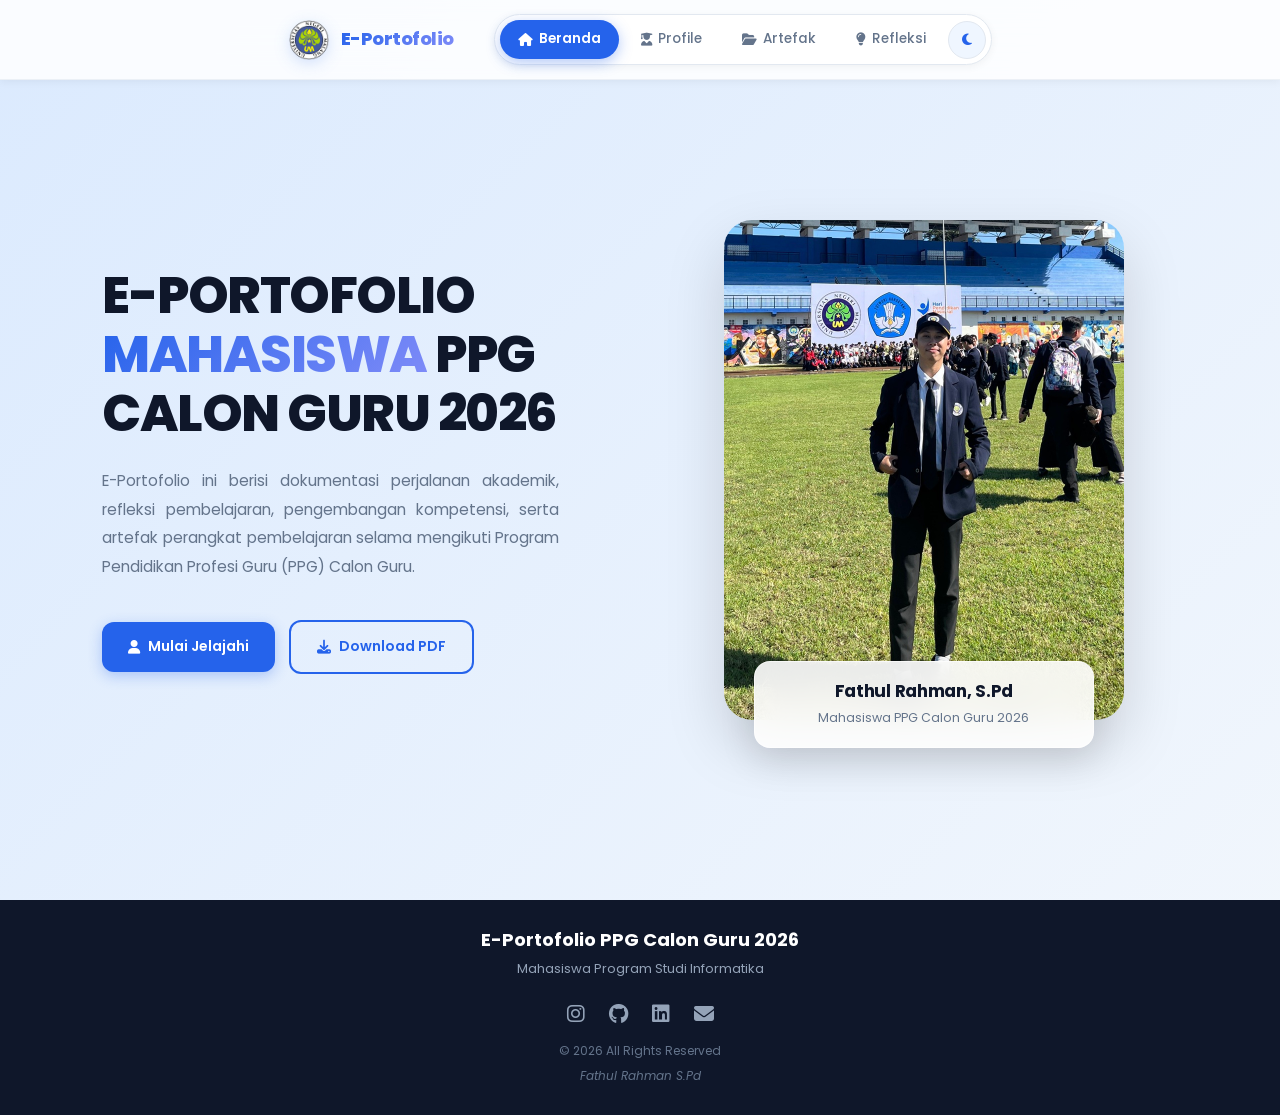
<file: e-porto/index.html>
<!DOCTYPE html>
<html lang="id">

<head>
  <meta charset="UTF-8">
  <meta name="viewport" content="width=device-width, initial-scale=1.0">
  <title>E-Portofolio PPG Calon Guru 2026</title>

  <link href="https://fonts.googleapis.com/css2?family=Poppins:wght@300;400;500;600;700&display=swap" rel="stylesheet">
  <link rel="icon" type="image/png" href="assets/img/favicon.png">
  <link rel="stylesheet" href="https://cdnjs.cloudflare.com/ajax/libs/font-awesome/6.5.1/css/all.min.css">
  <link rel="stylesheet" href="https://unpkg.com/aos@2.3.1/dist/aos.css">

  <link rel="stylesheet" href="assets/css/global.css">
  <link rel="stylesheet" href="assets/css/home.css">
  <link rel="stylesheet" href="assets/css/animations.css">
</head>

<body class="page-transition">
  <div id="preloader">
    <div class="loader-box">
      <div class="loader-wrapper">
        <div class="loader-circle"></div>
        <img src="assets/img/logo1.png" class="loader-logo" alt="Logo Preloader">
      </div>
    </div>
  </div>

  <nav class="navbar" data-aos="fade-down">
    <div class="nav-left">
      <img src="assets/img/logo1.png" class="logo" alt="Logo E-Portfolio">
      <div class="title">E-Portofolio</div>
    </div>

    <div class="nav-right">
      <a href="index.html" class="active">
        <i class="fas fa-house"></i> Beranda
      </a>
      <a href="profile.html">
        <i class="fas fa-user-graduate"></i> Profile
      </a>
      <a href="artefak.html">
        <i class="fas fa-folder-open"></i> Artefak
      </a>
      <a href="refleksi.html">
        <i class="fas fa-lightbulb"></i> Refleksi
      </a>

      <button id="theme-toggle" class="theme-btn" aria-label="Toggle Dark Mode">
        <i class="fas fa-moon"></i>
      </button>
    </div>
  </nav>

  <section class="hero">
    <div class="hero-left" data-aos="fade-right">
      <h1>
        E-PORTOFOLIO<br>
        <span>MAHASISWA</span> PPG CALON GURU 2026
      </h1>
      <p style ="text-align: justify;">
        E-Portofolio ini berisi dokumentasi perjalanan akademik,
        refleksi pembelajaran, pengembangan kompetensi,
        serta artefak perangkat pembelajaran selama mengikuti
        Program Pendidikan Profesi Guru (PPG) Calon Guru.
      </p>

      <div class="hero-btn">
        <a href="profile.html" class="btn">
          <i class="fas fa-user"></i> Mulai Jelajahi
        </a>
        <a href="assets/pdf/eportfolio.pdf" class="btn-outline" download>
          <i class="fas fa-download"></i> Download PDF
        </a>
      </div>
    </div>

    <div class="hero-right" data-aos="fade-left">
      <div class="profile-box position-right">
        <img src="assets/img/prof.jpeg" alt="Foto Fathul Rahman">

        <div class="name-frame">
          <h3>Fathul Rahman, S.Pd</h3>
          <p>Mahasiswa PPG Calon Guru 2026</p>
        </div>
      </div>
    </div>
  </section>
  <button id="backToTop" class="back-to-top" aria-label="Kembali ke atas">
    <i class="fas fa-arrow-up"></i>
  </button>
  <footer data-aos="fade-up">
    <div class="footer-content">
      <h3>E-Portofolio PPG Calon Guru 2026</h3>
      <p>Mahasiswa Program Studi Informatika</p>

      <div class="footer-social">
        <a href="https://www.instagram.com/fathulrrrrr/" target="_blank"><i class="fab fa-instagram"></i></a>
        <a href="https://github.com/cj37-xyz" target="_blank"><i class="fab fa-github"></i></a>
        <a href="https://www.linkedin.com/in/dimas-meluin11/" target="_blank"><i class="fab fa-linkedin"></i></a>
        <a href="mailto:dimasmeluine11@gmail.com" target="_blank"><i class="fas fa-envelope"></i></a>
      </div>

      <div class="footer-bottom">
        © 2026 All Rights Reserved
        <p><i> Fathul Rahman S.Pd</i></p>
      </div>
    </div>
  </footer>

  <script src="https://unpkg.com/aos@2.3.1/dist/aos.js"></script>
  <script src="assets/js/global.js"></script>

  <script>
    AOS.init({
      duration: 1000,
      once: true
    });
  </script>

  <script>
    /* =========================
    DISABLE SCROLL RESTORE & PRELOADER
    ========================= */
    if ('scrollRestoration' in history) {
      history.scrollRestoration = 'manual';
    }

    window.addEventListener("load", () => {
      const preloader = document.getElementById("preloader");
      window.scrollTo(0, 0);

      setTimeout(() => {
        preloader.style.opacity = "0";
        setTimeout(() => {
          preloader.style.visibility = "hidden";
        }, 300);
      }, 650);
    });

    /* =========================
    NAVBAR HIDE SHOW
    ========================= */
    let lastScroll = 0;
    const navbar = document.querySelector('.navbar');

    window.addEventListener('scroll', () => {
      let currentScroll = window.pageYOffset;
      if (currentScroll > lastScroll && currentScroll > 80) {
        navbar.classList.add('hide');
      } else {
        navbar.classList.remove('hide');
      }
      lastScroll = currentScroll;
    });

    /* =========================
    DARK MODE TOGGLE & LOCAL STORAGE
    ========================= */
    const themeToggleBtn = document.getElementById('theme-toggle');
    const themeIcon = themeToggleBtn.querySelector('i');
    const rootElement = document.documentElement;

    const savedTheme = localStorage.getItem('portfolio-theme');
    if (savedTheme === 'dark') {
      rootElement.setAttribute('data-theme', 'dark');
      themeIcon.classList.replace('fa-moon', 'fa-sun');
    }

    themeToggleBtn.addEventListener('click', () => {
      const currentTheme = rootElement.getAttribute('data-theme');
      if (currentTheme === 'dark') {
        rootElement.removeAttribute('data-theme');
        localStorage.setItem('portfolio-theme', 'light');
        themeIcon.classList.replace('fa-sun', 'fa-moon');
      } else {
        rootElement.setAttribute('data-theme', 'dark');
        localStorage.setItem('portfolio-theme', 'dark');
        themeIcon.classList.replace('fa-moon', 'fa-sun');
      }
    });
  </script>
  <script>
    /* =========================
    BACK TO TOP BUTTON SCRIPT
    ========================= */
    const backToTopBtn = document.getElementById("backToTop");

    window.addEventListener("scroll", () => {
      // Tombol akan muncul jika layar di-scroll lebih dari 300px ke bawah
      if (window.pageYOffset > 300) {
        backToTopBtn.classList.add("show");
      } else {
        backToTopBtn.classList.remove("show");
      }
    });

    // Efek scroll mulus (smooth) saat diklik
    backToTopBtn.addEventListener("click", () => {
      window.scrollTo({
        top: 0,
        behavior: "smooth"
      });
    });
  </script>
</body>

</html>
</file>
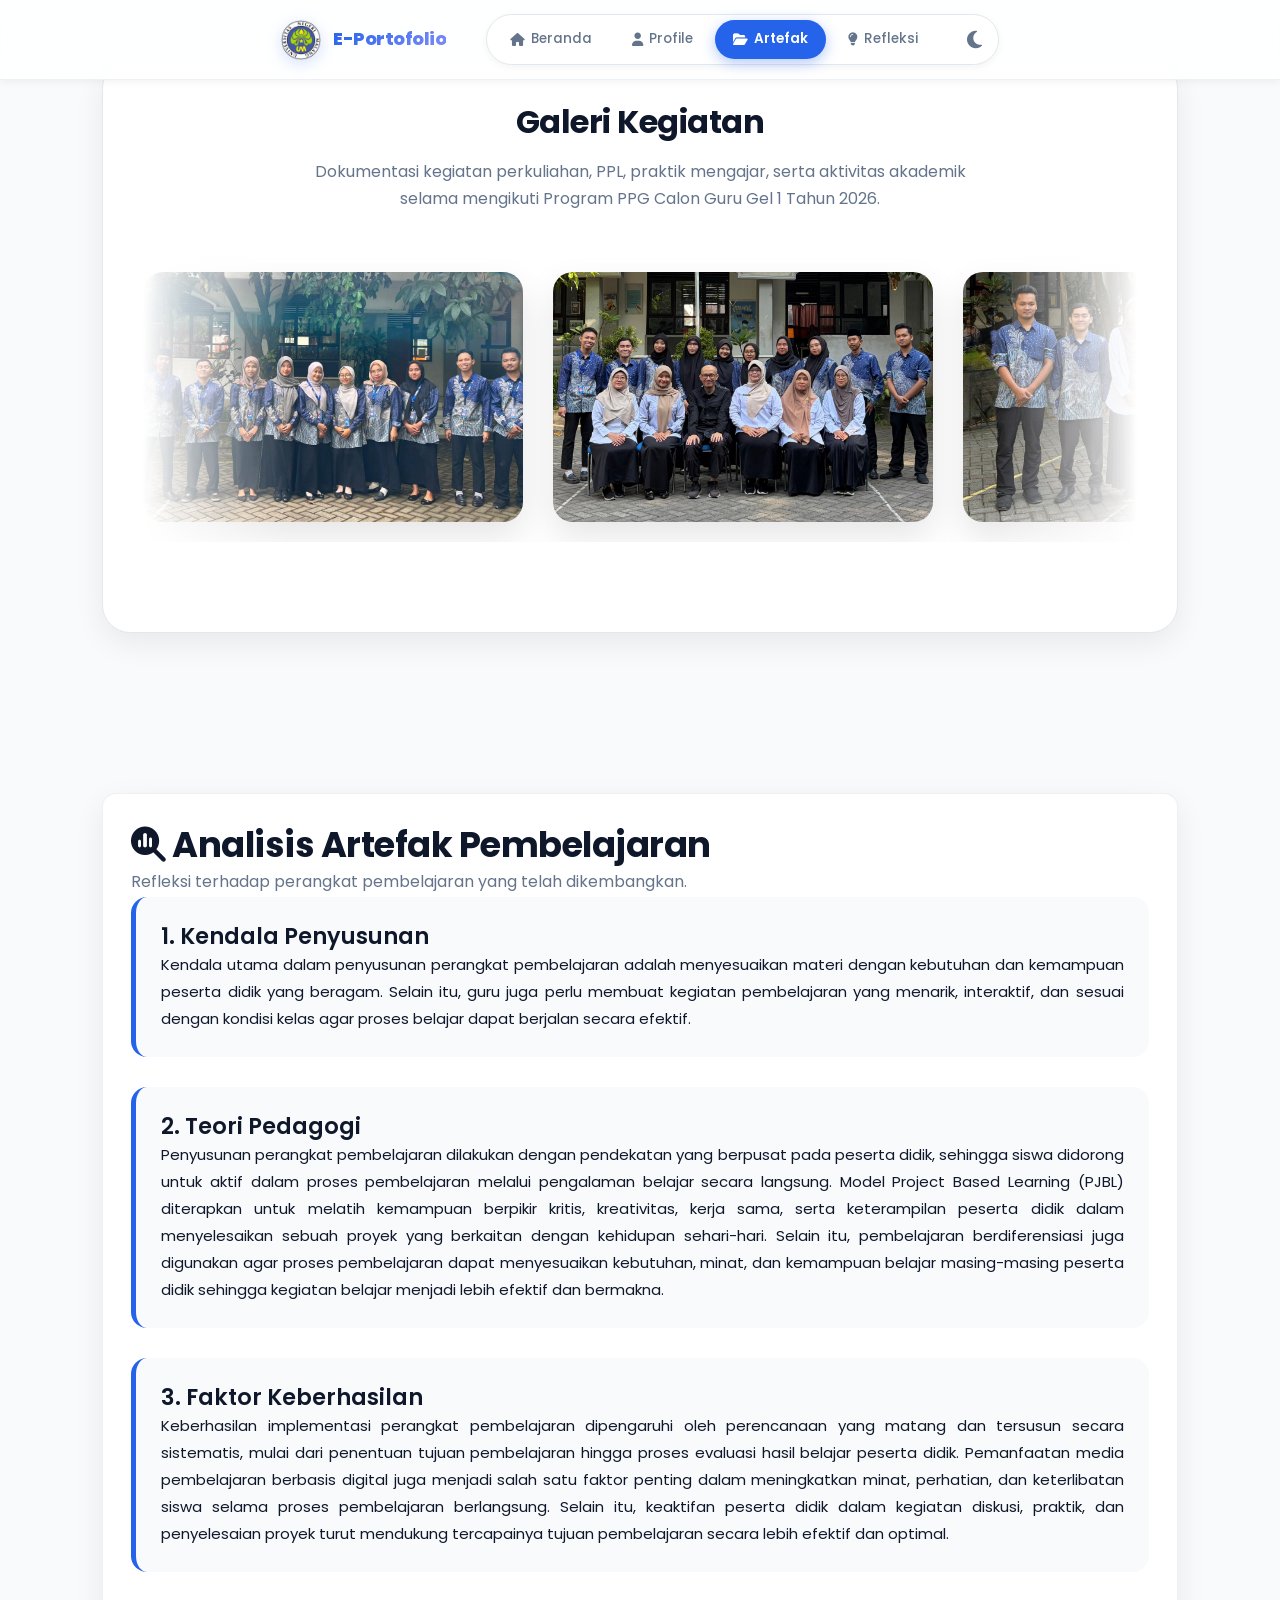
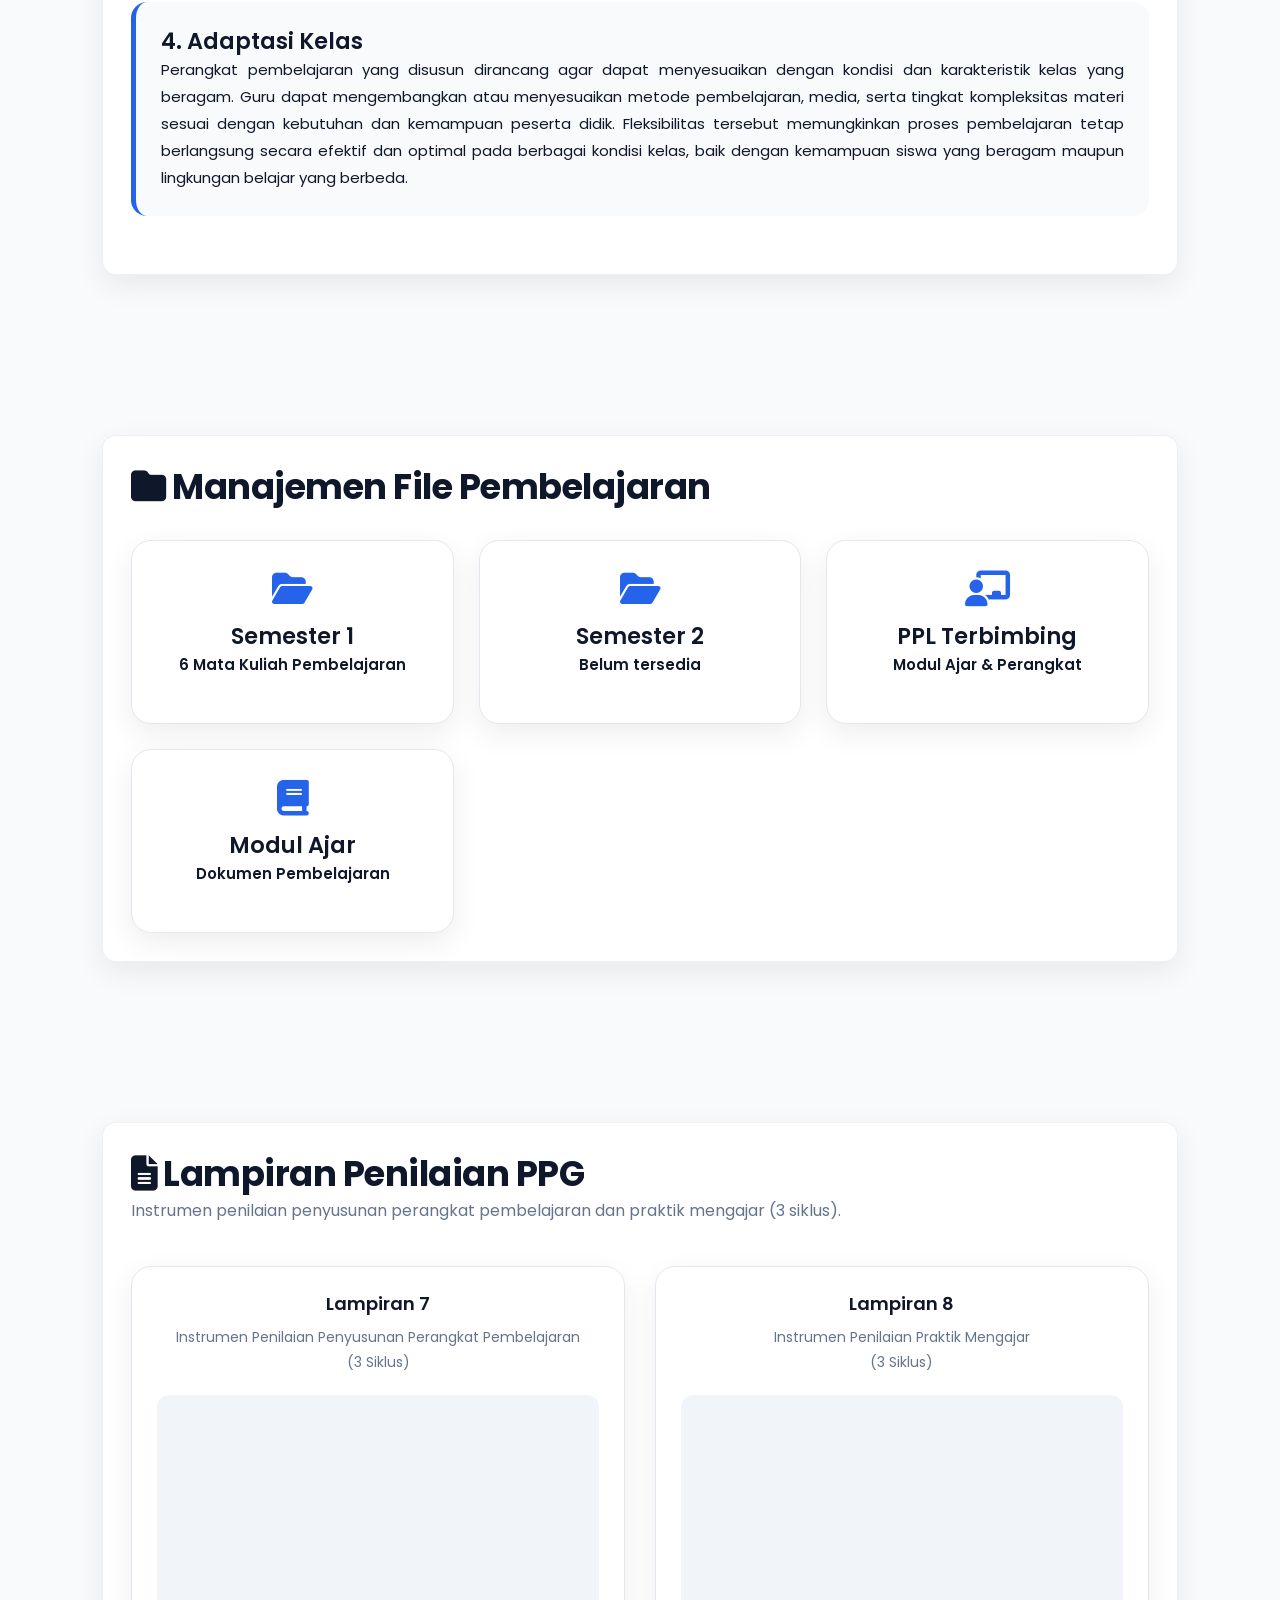
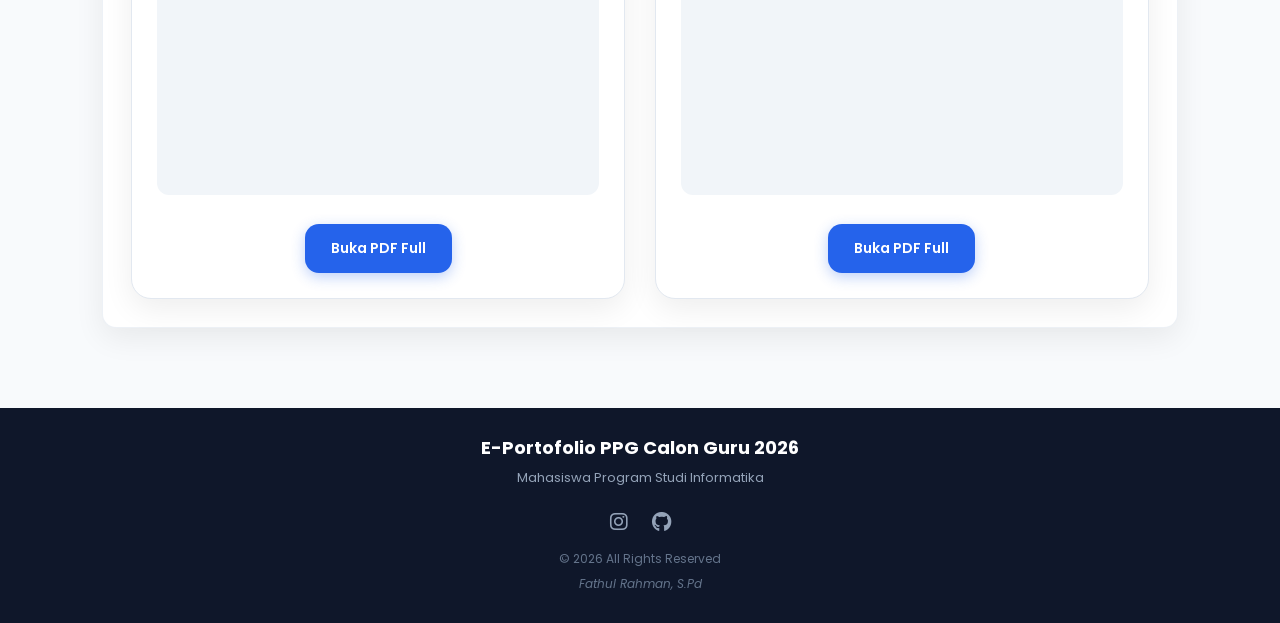
<file: e-porto/artefak.html>
<!DOCTYPE html>
<html lang="id">

<head>
  <meta charset="UTF-8">
  <meta name="viewport" content="width=device-width, initial-scale=1.0">
  <title>Artefak - E-Portofolio PPG</title>

  <link rel="icon" href="assets/img/favicon.png">
  <link rel="stylesheet" href="https://cdnjs.cloudflare.com/ajax/libs/font-awesome/6.5.1/css/all.min.css">
  <link rel="stylesheet" href="assets/css/global.css">
  <link rel="stylesheet" href="assets/css/artefak.css">
</head>

<body class="page-transition">

  <div id="preloader">
    <div class="loader-box">
      <div class="loader-wrapper">
        <div class="loader-circle"></div>
        <img src="assets/img/logo1.png" class="loader-logo" alt="Logo Preloader">
      </div>
    </div>
  </div>

  <nav class="navbar">
    <div class="nav-left">
      <img src="assets/img/logo1.png" class="logo" alt="Logo E-Portfolio">
      <div class="title">E-Portofolio</div>
    </div>
    <div class="nav-right">
      <a href="index.html"><i class="fas fa-house"></i> Beranda</a>
      <a href="profile.html"><i class="fas fa-user"></i> Profile</a>
      <a href="artefak.html" class="active"><i class="fas fa-folder-open"></i> Artefak</a>
      <a href="refleksi.html"><i class="fas fa-lightbulb"></i> Refleksi</a>
      <button id="theme-toggle" class="theme-btn" aria-label="Toggle Dark Mode"
        style="background:none;border:none;color:var(--text-soft);font-size:20px;cursor:pointer;margin-left:15px;">
        <i class="fas fa-moon"></i>
      </button>
    </div>
  </nav>

  <section class="gallery-wrapper">
    <div class="gallery-container">

      <div class="gallery-header">
        <h2>Galeri Kegiatan</h2>
        <p>
          Dokumentasi kegiatan perkuliahan, PPL, praktik mengajar,
          serta aktivitas akademik selama mengikuti Program PPG Calon Guru Gel 1 Tahun 2026.
        </p>
      </div>

      <div class="gallery-section">
        <div class="gallery-track">
          <div class="gallery-item"><img src="assets/img/keg5.jpeg" alt="Kegiatan 1"></div>
          <div class="gallery-item"><img src="assets/img/keg2.jpeg" alt="Kegiatan 2"></div>
          <div class="gallery-item"><img src="assets/img/keg3.jpeg" alt="Kegiatan 3"></div>
          <div class="gallery-item"><img src="assets/img/keg4.jpeg" alt="Kegiatan 4"></div>
          <div class="gallery-item"><img src="assets/img/keg1.jpeg" alt="Kegiatan 5"></div>
          <div class="gallery-item"><img src="assets/img/keg6.jpeg" alt="Kegiatan 6"></div>
          <div class="gallery-item"><img src="assets/img/keg7.jpeg" alt="Kegiatan 7"></div>
          <div class="gallery-item"><img src="assets/img/keg8.jpeg" alt="Kegiatan 8"></div>
          <div class="gallery-item"><img src="assets/img/keg9.jpeg" alt="Kegiatan 9"></div>
          <div class="gallery-item"><img src="assets/img/keg10.jpg" alt="Kegiatan 10"></div>

          <div class="gallery-item"><img src="assets/img/keg5.jpeg" alt="Kegiatan 1"></div>
          <div class="gallery-item"><img src="assets/img/keg2.jpeg" alt="Kegiatan 2"></div>
          <div class="gallery-item"><img src="assets/img/keg3.jpeg" alt="Kegiatan 3"></div>
          <div class="gallery-item"><img src="assets/img/keg4.jpeg" alt="Kegiatan 4"></div>
          <div class="gallery-item"><img src="assets/img/keg1.jpeg" alt="Kegiatan 5"></div>
          <div class="gallery-item"><img src="assets/img/keg6.jpeg" alt="Kegiatan 6"></div>
          <div class="gallery-item"><img src="assets/img/keg7.jpeg" alt="Kegiatan 7"></div>
          <div class="gallery-item"><img src="assets/img/keg8.jpeg" alt="Kegiatan 8"></div>
          <div class="gallery-item"><img src="assets/img/keg9.jpeg" alt="Kegiatan 9"></div>
          <div class="gallery-item"><img src="assets/img/keg10.jpg" alt="Kegiatan 10"></div>
        </div>
      </div>
    </div>
  </section>

  <section class="section">
    <div class="card">
      <h2><i class="fas fa-magnifying-glass-chart"></i> Analisis Artefak Pembelajaran</h2>
      <p class="sub-title">Refleksi terhadap perangkat pembelajaran yang telah dikembangkan.</p>

      <div class="analysis-box">
        <h3>1. Kendala Penyusunan</h3>
        <p style ="text-align: justify;">
          Kendala utama dalam penyusunan perangkat pembelajaran adalah menyesuaikan materi dengan kebutuhan dan kemampuan 
          peserta didik yang beragam. Selain itu, guru juga perlu membuat kegiatan pembelajaran yang menarik, interaktif, 
          dan sesuai dengan kondisi kelas agar proses belajar dapat berjalan secara efektif.

        </p>
      </div>

      <div class="analysis-box">
        <h3>2. Teori Pedagogi</h3>
        <p style ="text-align: justify;">
          Penyusunan perangkat pembelajaran dilakukan dengan pendekatan yang berpusat pada peserta didik, sehingga siswa didorong 
          untuk aktif dalam proses pembelajaran melalui pengalaman belajar secara langsung. Model Project Based Learning (PJBL) diterapkan 
          untuk melatih kemampuan berpikir kritis, kreativitas, kerja sama, serta keterampilan peserta didik dalam menyelesaikan sebuah proyek
          yang berkaitan dengan kehidupan sehari-hari. Selain itu, pembelajaran berdiferensiasi juga digunakan agar proses pembelajaran dapat 
          menyesuaikan kebutuhan, minat, dan kemampuan belajar masing-masing peserta didik sehingga kegiatan belajar menjadi lebih efektif dan bermakna.

        </p>
      </div>

      <div class="analysis-box">
        <h3>3. Faktor Keberhasilan</h3>
        <p style ="text-align: justify;">
          Keberhasilan implementasi perangkat pembelajaran dipengaruhi oleh perencanaan yang matang dan tersusun secara sistematis, mulai dari penentuan 
          tujuan pembelajaran hingga proses evaluasi hasil belajar peserta didik. Pemanfaatan media pembelajaran berbasis digital juga menjadi salah satu 
          faktor penting dalam meningkatkan minat, perhatian, dan keterlibatan siswa selama proses pembelajaran berlangsung. Selain itu, keaktifan peserta didik 
          dalam kegiatan diskusi, praktik, dan penyelesaian proyek turut mendukung tercapainya tujuan pembelajaran secara lebih efektif dan optimal.

        </p>
      </div>

      <div class="analysis-box">
        <h3>4. Adaptasi Kelas</h3>
        <p style ="text-align: justify;">
          Perangkat pembelajaran yang disusun dirancang agar dapat menyesuaikan dengan kondisi dan karakteristik kelas yang beragam. 
          Guru dapat mengembangkan atau menyesuaikan metode pembelajaran, media, serta tingkat kompleksitas materi sesuai dengan kebutuhan
          dan kemampuan peserta didik. Fleksibilitas tersebut memungkinkan proses pembelajaran tetap berlangsung secara efektif dan optimal 
          pada berbagai kondisi kelas, baik dengan kemampuan siswa yang beragam maupun lingkungan belajar yang berbeda.

        </p>
      </div>
    </div>
  </section>

  <section class="section">
    <div class="card">
      <h2><i class="fas fa-folder"></i> Manajemen File Pembelajaran</h2>

      <div class="file-grid">
        <div class="file-card" onclick="location.href='semester1.html'" style="cursor: pointer;">
          <i class="fas fa-folder-open"></i>
          <h3>Semester 1</h3>
          <p>6 Mata Kuliah Pembelajaran</p>
        </div>

        <div class="file-card">
          <i class="fas fa-folder-open"></i>
          <h3>Semester 2</h3>
          <p>Belum tersedia</p>
        </div>

        <div class="file-card" onclick="location.href='pplterbimbing.html'" style="cursor: pointer;">
          <i class="fas fa-chalkboard-user"></i>
          <h3>PPL Terbimbing</h3>
          <p>Modul Ajar & Perangkat</p>
        </div>

        <div class="file-card" onclick="location.href='modulajar.html'" style="cursor: pointer;">
          <i class="fas fa-book"></i>
          <h3>Modul Ajar</h3>
          <p>Dokumen Pembelajaran</p>
        </div>
      </div>
    </div>
  </section>

  <section class="section">
    <div class="card">
      <h2><i class="fas fa-file-lines"></i> Lampiran Penilaian PPG</h2>
      <p class="sub-title">Instrumen penilaian penyusunan perangkat pembelajaran dan praktik mengajar (3 siklus).</p>

      <div class="pdf-grid">
        <div class="pdf-card">
          <h3>Lampiran 7</h3>
          <p>Instrumen Penilaian Penyusunan Perangkat Pembelajaran<br>(3 Siklus)</p>
          <iframe src="assets/pdf/Lampiran 7 (3 Siklus).pdf" class="pdf-viewer" title="Lampiran 7"></iframe>
          <a href="assets/pdf/Lampiran 7 (3 Siklus).pdf" target="_blank" class="btn">Buka PDF Full</a>
        </div>

        <div class="pdf-card">
          <h3>Lampiran 8</h3>
          <p>Instrumen Penilaian Praktik Mengajar<br>(3 Siklus)</p>
          <iframe src="assets/pdf/Lampiran 8 (3 Siklus).pdf" class="pdf-viewer" title="Lampiran 8"></iframe>
          <a href="assets/pdf/Lampiran 8 (3 Siklus).pdf" target="_blank" class="btn">Buka PDF Full</a>
        </div>
      </div>
    </div>
  </section>
  <button id="backToTop" class="back-to-top" aria-label="Kembali ke atas">
    <i class="fas fa-arrow-up"></i>
  </button>
  <footer>
    <div class="footer-content">
      <h3>E-Portofolio PPG Calon Guru 2026</h3>
      <p>Mahasiswa Program Studi Informatika</p>

      <div class="footer-social">
        <a href="https://www.instagram.com/fathulrrrrr/" target="_blank"><i class="fab fa-instagram"></i></a>
        <a href="https://github.com/cj37-xyz" target="_blank"><i class="fab fa-github"></i></a>
      </div>

      <div class="footer-bottom">
        © 2026 All Rights Reserved
        <p><i>Fathul Rahman, S.Pd</i></p>
      </div>
    </div>
  </footer>

  <script src="https://unpkg.com/aos@2.3.1/dist/aos.js"></script>
  <script src="assets/js/global.js"></script>

  <script>
    AOS.init({
      duration: 1000,
      once: true
    });
  </script>

  <script>
    /* =========================
    DISABLE SCROLL RESTORE & PRELOADER
    ========================= */
    if ('scrollRestoration' in history) {
      history.scrollRestoration = 'manual';
    }

    window.addEventListener("load", () => {
      const preloader = document.getElementById("preloader");

      /* SCROLL KE ATAS */
      window.scrollTo(0, 0);

      /* LOADER */
      setTimeout(() => {
        preloader.style.opacity = "0";
        setTimeout(() => {
          preloader.style.visibility = "hidden";
        }, 300);
      }, 650);
    });

    /* =========================
    NAVBAR HIDE SHOW
    ========================= */
    let lastScroll = 0;
    const navbar = document.querySelector('.navbar');

    window.addEventListener('scroll', () => {
      let currentScroll = window.pageYOffset;

      if (currentScroll > lastScroll && currentScroll > 80) {
        navbar.classList.add('hide'); // SCROLL BAWAH
      } else {
        navbar.classList.remove('hide'); // SCROLL ATAS
      }
      lastScroll = currentScroll;
    });
  </script>
  <script>
    /* =========================
    DARK MODE TOGGLE & LOCAL STORAGE
    ========================= */
    const themeToggleBtn = document.getElementById('theme-toggle');
    const themeIcon = themeToggleBtn.querySelector('i');
    const rootElement = document.documentElement;

    const savedTheme = localStorage.getItem('portfolio-theme');
    if (savedTheme === 'dark') {
      rootElement.setAttribute('data-theme', 'dark');
      themeIcon.classList.replace('fa-moon', 'fa-sun');
    }

    themeToggleBtn.addEventListener('click', () => {
      const currentTheme = rootElement.getAttribute('data-theme');
      if (currentTheme === 'dark') {
        rootElement.removeAttribute('data-theme');
        localStorage.setItem('portfolio-theme', 'light');
        themeIcon.classList.replace('fa-sun', 'fa-moon');
      } else {
        rootElement.setAttribute('data-theme', 'dark');
        localStorage.setItem('portfolio-theme', 'dark');
        themeIcon.classList.replace('fa-moon', 'fa-sun');
      }
    });
  </script>
  <script>
    /* =========================
    BACK TO TOP BUTTON SCRIPT
    ========================= */
    const backToTopBtn = document.getElementById("backToTop");

    window.addEventListener("scroll", () => {
      // Tombol akan muncul jika layar di-scroll lebih dari 300px ke bawah
      if (window.pageYOffset > 300) {
        backToTopBtn.classList.add("show");
      } else {
        backToTopBtn.classList.remove("show");
      }
    });

    // Efek scroll mulus (smooth) saat diklik
    backToTopBtn.addEventListener("click", () => {
      window.scrollTo({
        top: 0,
        behavior: "smooth"
      });
    });
  </script>
</body>

</html>
</file>
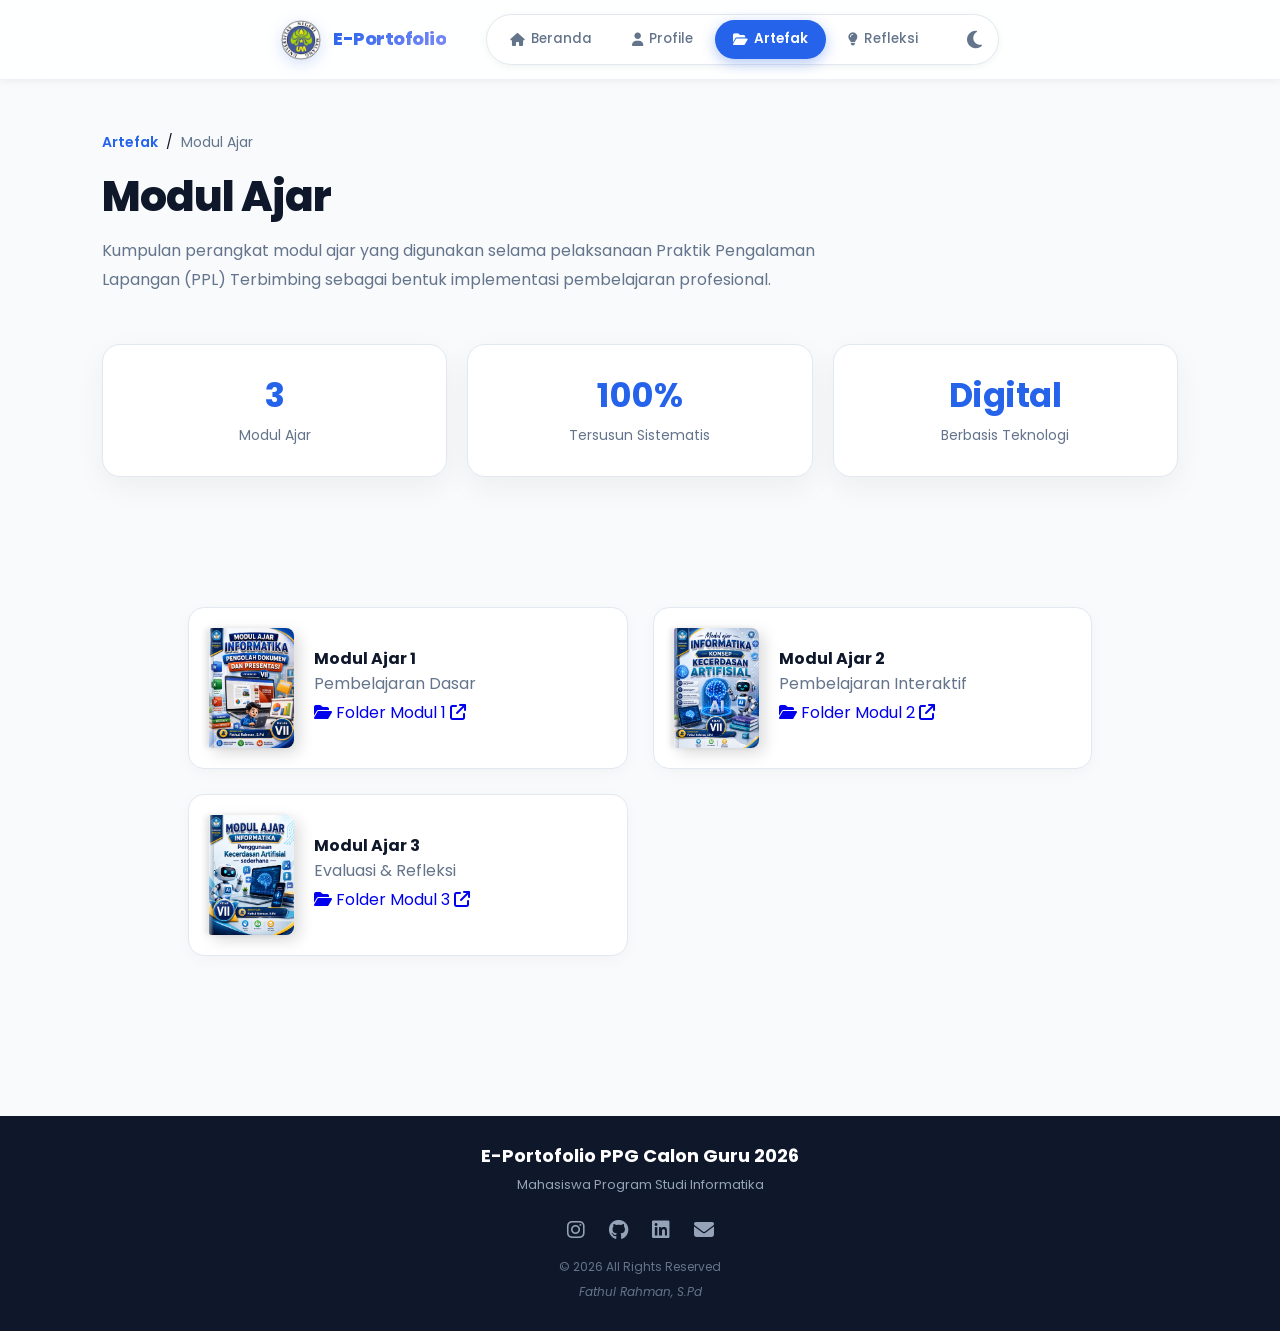
<file: e-porto/modulajar.html>
<!DOCTYPE html>
<html lang="id">

<head>
  <meta charset="UTF-8">
  <meta name="viewport" content="width=device-width, initial-scale=1.0">
  <title>Modul Ajar - E-Portofolio PPG</title>

  <link rel="icon" href="assets/img/favicon.png">

  <link rel="stylesheet" href="https://cdnjs.cloudflare.com/ajax/libs/font-awesome/6.5.1/css/all.min.css">

  <link rel="stylesheet" href="assets/css/global.css">
  <link rel="stylesheet" href="assets/css/modulajar.css">
</head>

<body class="page-transition">
  <div id="preloader">
    <div class="loader-box">
      <div class="loader-wrapper">
        <div class="loader-circle"></div>
        <img src="assets/img/logo1.png" class="loader-logo" alt="Logo Preloader">
      </div>
    </div>
  </div>

  <nav class="navbar">
    <div class="nav-left">
      <img src="assets/img/logo1.png" class="logo" alt="Logo E-Portfolio">
      <div class="title">E-Portofolio</div>
    </div>

    <div class="nav-right">
      <a href="index.html">
        <i class="fas fa-house"></i> Beranda
      </a>
      <a href="profile.html">
        <i class="fas fa-user"></i> Profile
      </a>
      <a href="artefak.html" class="active">
        <i class="fas fa-folder-open"></i> Artefak
      </a>
      <a href="refleksi.html">
        <i class="fas fa-lightbulb"></i> Refleksi
      </a>

      <button id="theme-toggle" class="theme-btn" aria-label="Toggle Dark Mode"
        style="background:none;border:none;color:var(--text-soft);font-size:20px;cursor:pointer;margin-left:15px;">
        <i class="fas fa-moon"></i>
      </button>
    </div>
  </nav>

  <section class="header">
    <div class="breadcrumb">
      <a href="artefak.html">Artefak</a>
      <span>/</span>
      <p>Modul Ajar</p>
    </div>

    <h1>Modul Ajar</h1>
    <p>
      Kumpulan perangkat modul ajar yang digunakan selama
      pelaksanaan Praktik Pengalaman Lapangan (PPL) Terbimbing
      sebagai bentuk implementasi pembelajaran profesional.
    </p>
  </section>

  <section class="stats-section">
    <div class="stats-card">
      <h2>3</h2>
      <p>Modul Ajar</p>
    </div>
    <div class="stats-card">
      <h2>100%</h2>
      <p>Tersusun Sistematis</p>
    </div>
    <div class="stats-card">
      <h2>Digital</h2>
      <p>Berbasis Teknologi</p>
    </div>
  </section>

  <section class="section">
    <div class="modul-grid-horizontal">

      <div class="modul-card-hz">
        <div class="book-cover">
          <img src="assets/img/mockup-modul1.png" alt="Cover Modul 1">
        </div>
        <div class="modul-content">
          <div class="modul-text">
            <h4>Modul Ajar 1</h4>
            <p>Pembelajaran Dasar</p>
          </div>
          <a href="https://drive.google.com/drive/folders/1OG1krg1WLD9V2u4ZDeUQnhq4PpTXxQYp?hl=ID"
            class="folder-btn" target="_blank">
            <span><i class="fas fa-folder-open"></i> Folder Modul 1</span>
            <i class="fas fa-arrow-up-right-from-square"></i>
          </a>
        </div>
      </div>

      <div class="modul-card-hz">
        <div class="book-cover">
          <img src="assets/img/mockup-modul2.png" alt="Cover Modul 2">
        </div>
        <div class="modul-content">
          <div class="modul-text">
            <h4>Modul Ajar 2</h4>
            <p>Pembelajaran Interaktif</p>
          </div>
          <a href="https://drive.google.com/file/d/13zgsDUtkY9LkoWU3Ohfj82D5svEYvyw1/view?usp=sharing"
            class="folder-btn" target="_blank">
            <span><i class="fas fa-folder-open"></i> Folder Modul 2</span>
            <i class="fas fa-arrow-up-right-from-square"></i>
          </a>
        </div>
      </div>

      <div class="modul-card-hz">
        <div class="book-cover">
          <img src="assets/img/mockup-modul3.png" alt="Cover Modul 3">
        </div>
        <div class="modul-content">
          <div class="modul-text">
            <h4>Modul Ajar 3</h4>
            <p>Evaluasi & Refleksi</p>
          </div>
          <a href="https://drive.google.com/drive/folders/1znL56i-hRRLObz5DZxtyOc2srBwTVXVd?usp=sharing"
            class="folder-btn" target="_blank">
            <span><i class="fas fa-folder-open"></i> Folder Modul 3</span>
            <i class="fas fa-arrow-up-right-from-square"></i>
          </a>
        </div>
      </div>

    </div>
  </section>
  <button id="backToTop" class="back-to-top" aria-label="Kembali ke atas">
    <i class="fas fa-arrow-up"></i>
  </button>
  <footer>
    <div class="footer-content">
      <h3>E-Portofolio PPG Calon Guru 2026</h3>
      <p>Mahasiswa Program Studi Informatika</p>

      <div class="footer-social">
        <a href="https://www.instagram.com/fathulrrrrr/" target="_blank"><i class="fab fa-instagram"></i></a>
        <a href="https://github.com/cj37-xyz" target="_blank"><i class="fab fa-github"></i></a>
        <a href="https://www.linkedin.com/in/dimas-meluin11/" target="_blank"><i class="fab fa-linkedin"></i></a>
        <a href="mailto:dimasmeluine11@gmail.com" target="_blank"><i class="fas fa-envelope"></i></a>
      </div>

      <div class="footer-bottom">
        © 2026 All Rights Reserved
        <p><i>Fathul Rahman, S.Pd</i></p>
      </div>
    </div>
  </footer>

  <script src="https://unpkg.com/aos@2.3.1/dist/aos.js"></script>
  <script src="assets/js/global.js"></script>

  <script>
    AOS.init({
      duration: 1000,
      once: true
    });
  </script>

  <script>
    /* =========================
    DISABLE SCROLL RESTORE & PRELOADER
    ========================= */
    if ('scrollRestoration' in history) {
      history.scrollRestoration = 'manual';
    }

    window.addEventListener("load", () => {
      const preloader = document.getElementById("preloader");
      window.scrollTo(0, 0);

      setTimeout(() => {
        preloader.style.opacity = "0";
        setTimeout(() => {
          preloader.style.visibility = "hidden";
        }, 300);
      }, 650);
    });

    /* =========================
    NAVBAR HIDE SHOW
    ========================= */
    let lastScroll = 0;
    const navbar = document.querySelector('.navbar');

    window.addEventListener('scroll', () => {
      let currentScroll = window.pageYOffset;
      if (currentScroll > lastScroll && currentScroll > 80) {
        navbar.classList.add('hide');
      } else {
        navbar.classList.remove('hide');
      }
      lastScroll = currentScroll;
    });

    /* =========================
    DARK MODE TOGGLE & LOCAL STORAGE
    ========================= */
    const themeToggleBtn = document.getElementById('theme-toggle');
    const themeIcon = themeToggleBtn.querySelector('i');
    const rootElement = document.documentElement;

    const savedTheme = localStorage.getItem('portfolio-theme');
    if (savedTheme === 'dark') {
      rootElement.setAttribute('data-theme', 'dark');
      themeIcon.classList.replace('fa-moon', 'fa-sun');
    }

    themeToggleBtn.addEventListener('click', () => {
      const currentTheme = rootElement.getAttribute('data-theme');
      if (currentTheme === 'dark') {
        rootElement.removeAttribute('data-theme');
        localStorage.setItem('portfolio-theme', 'light');
        themeIcon.classList.replace('fa-sun', 'fa-moon');
      } else {
        rootElement.setAttribute('data-theme', 'dark');
        localStorage.setItem('portfolio-theme', 'dark');
        themeIcon.classList.replace('fa-moon', 'fa-sun');
      }
    });
  </script>
  <script>
    /* =========================
    BACK TO TOP BUTTON SCRIPT
    ========================= */
    const backToTopBtn = document.getElementById("backToTop");

    window.addEventListener("scroll", () => {
      // Tombol akan muncul jika layar di-scroll lebih dari 300px ke bawah
      if (window.pageYOffset > 300) {
        backToTopBtn.classList.add("show");
      } else {
        backToTopBtn.classList.remove("show");
      }
    });

    // Efek scroll mulus (smooth) saat diklik
    backToTopBtn.addEventListener("click", () => {
      window.scrollTo({
        top: 0,
        behavior: "smooth"
      });
    });
  </script>
</body>

</html>
</file>
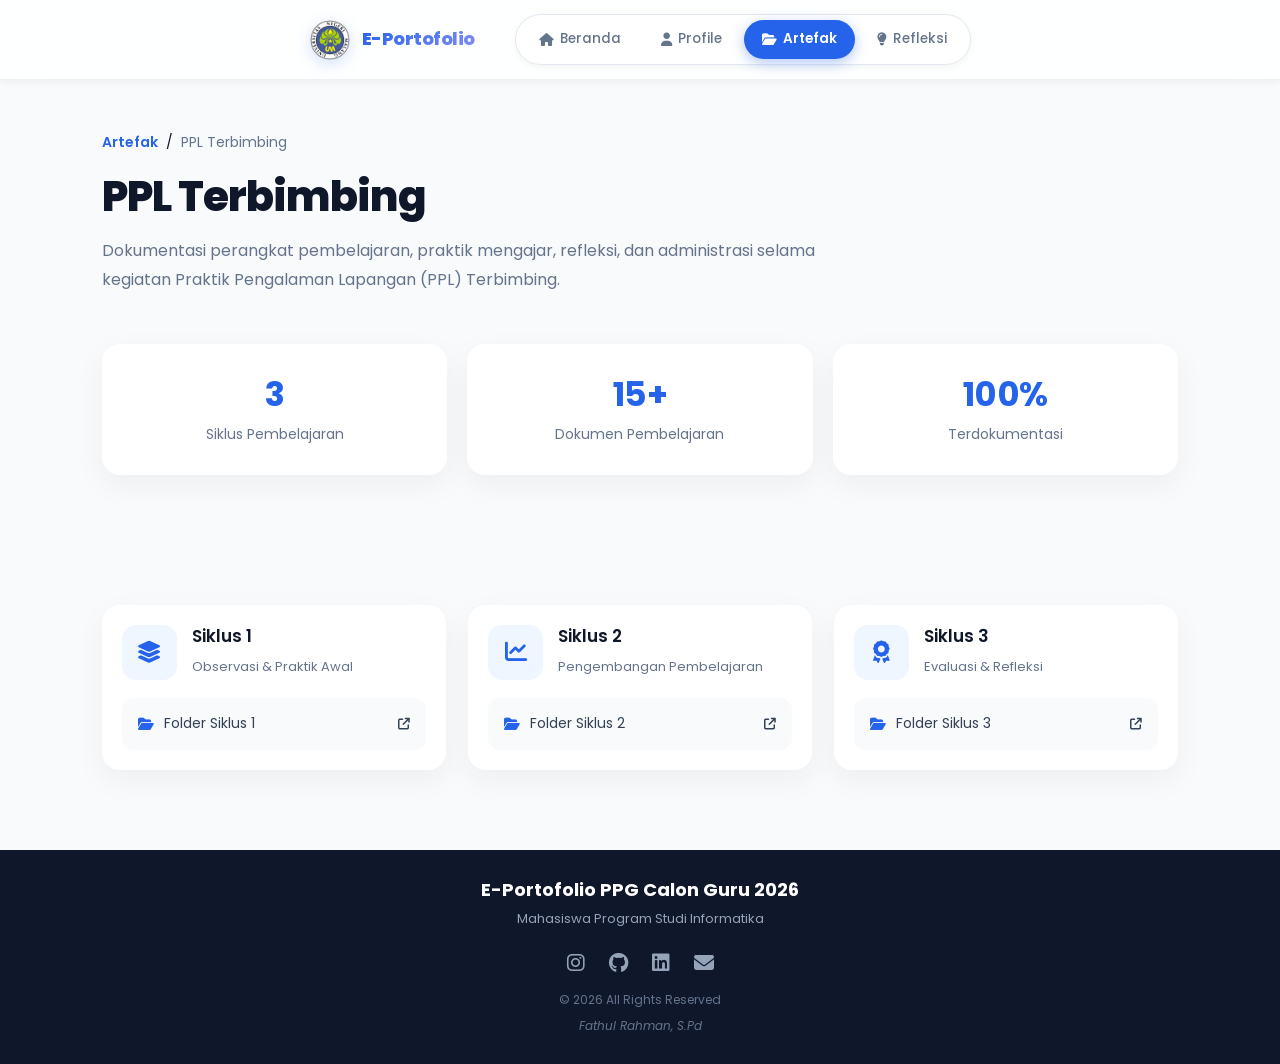
<file: e-porto/pplterbimbing.html>
<!-- ppl-terbimbing.html -->
<!DOCTYPE html>
<html lang="id">

<head>
  <meta charset="UTF-8">
  <meta name="viewport" content="width=device-width, initial-scale=1.0">

  <title>PPL Terbimbing - E-Portofolio PPG</title>

  <!-- Favicon -->
  <link rel="icon" href="assets/img/favicon.png">

  <!-- Font Awesome -->
  <link rel="stylesheet" href="https://cdnjs.cloudflare.com/ajax/libs/font-awesome/6.5.1/css/all.min.css">

  <!-- CSS -->
  <link rel="stylesheet" href="assets/css/global.css">
  <link rel="stylesheet" href="assets/css/pplterbimbing.css">

</head>

<body class="page-transition">

  <!-- =========================
PRELOADER
========================= -->

  <div id="preloader">

    <div class="loader-box">

      <div class="loader-wrapper">

        <div class="loader-circle"></div>

        <img src="assets/img/logo1.png" class="loader-logo">

      </div>


    </div>

  </div>
  <!-- =========================
NAVBAR
========================= -->

  <nav class="navbar">

    <div class="nav-left">

      <img src="assets/img/logo1.png" class="logo">

      <div class="title">
        E-Portofolio
      </div>

    </div>

    <div class="nav-right">

      <a href="index.html">
        <i class="fas fa-house"></i> Beranda
      </a>

      <a href="profile.html">
        <i class="fas fa-user"></i> Profile
      </a>

      <a href="artefak.html" class="active">
        <i class="fas fa-folder-open"></i> Artefak
      </a>

      <a href="refleksi.html">
        <i class="fas fa-lightbulb"></i> Refleksi
      </a>

    </div>

  </nav>

  <!-- =========================
HEADER
========================= -->

  <section class="header">

    <div class="breadcrumb">

      <a href="artefak.html">Artefak</a>

      <span>/</span>

      <p>PPL Terbimbing</p>

    </div>

    <h1>PPL Terbimbing</h1>

    <p>
      Dokumentasi perangkat pembelajaran, praktik mengajar,
      refleksi, dan administrasi selama kegiatan Praktik
      Pengalaman Lapangan (PPL) Terbimbing.
    </p>

  </section>

  <!-- =========================
STATISTICS
========================= -->

  <section class="stats-section">

    <div class="stats-card">
      <h2>3</h2>
      <p>Siklus Pembelajaran</p>
    </div>

    <div class="stats-card">
      <h2>15+</h2>
      <p>Dokumen Pembelajaran</p>
    </div>

    <div class="stats-card">
      <h2>100%</h2>
      <p>Terdokumentasi</p>
    </div>

  </section>

  <!-- =========================
GRID SIKLUS
========================= -->

  <section class="section">

    <div class="grid">

      <!-- SIKLUS 1 -->
      <div class="course-card">

        <div class="course-header">

          <div class="course-icon">
            <i class="fas fa-layer-group"></i>
          </div>

          <div>
            <h3>Siklus 1</h3>
            <span>Observasi & Praktik Awal</span>
          </div>

        </div>

        <div class="file-list">

          <a href="https://drive.google.com/drive/folders/1hEf1hhEVEv4v0gANOUysqbrIMKaNGQPD?usp=sharing"
            target="_blank">

            <div class="file-left">
              <i class="fas fa-folder-open"></i>
              Folder Siklus 1
            </div>

            <i class="fas fa-arrow-up-right-from-square external"></i>

          </a>

        </div>

      </div>

      <!-- SIKLUS 2 -->
      <div class="course-card">

        <div class="course-header">

          <div class="course-icon">
            <i class="fas fa-chart-line"></i>
          </div>

          <div>
            <h3>Siklus 2</h3>
            <span>Pengembangan Pembelajaran</span>
          </div>

        </div>

        <div class="file-list">

          <a href="https://drive.google.com/drive/folders/1MkdcJeU9_q8yU0aJnAMspuhn34JTEyoS?usp=sharing"
            target="_blank">

            <div class="file-left">
              <i class="fas fa-folder-open"></i>
              Folder Siklus 2
            </div>

            <i class="fas fa-arrow-up-right-from-square external"></i>

          </a>

        </div>

      </div>

      <!-- SIKLUS 3 -->
      <div class="course-card">

        <div class="course-header">

          <div class="course-icon">
            <i class="fas fa-award"></i>
          </div>

          <div>
            <h3>Siklus 3</h3>
            <span>Evaluasi & Refleksi</span>
          </div>

        </div>

        <div class="file-list">

          <a href="https://drive.google.com/drive/folders/18qzUEftoug8Cv4ehcSupIEj_TuF-YMFe?usp=sharing"
            target="_blank">

            <div class="file-left">
              <i class="fas fa-folder-open"></i>
              Folder Siklus 3
            </div>

            <i class="fas fa-arrow-up-right-from-square external"></i>

          </a>

        </div>

      </div>

    </div>

  </section>
  <button id="backToTop" class="back-to-top" aria-label="Kembali ke atas">
    <i class="fas fa-arrow-up"></i>
  </button>
  <!-- =========================
FOOTER
========================= -->

  <footer>

    <div class="footer-content">

      <h3>E-Portofolio PPG Calon Guru 2026</h3>

      <p>Mahasiswa Program Studi Informatika</p>

      <div class="footer-social">

        <a href="https://www.instagram.com/fathulrrrrr/" target="_blank"><i class="fab fa-instagram"></i></a>
        <a href="https://github.com/cj37-xyz" target="_blank"><i class="fab fa-github"></i></a>
        <a href="https://www.linkedin.com/in/dimas-meluin11/" target="_blank"><i class="fab fa-linkedin"></i></a>
        <a href="mailto:dimasmeluine11@gmail.com" target="_blank"><i class="fas fa-envelope"></i></a>

      </div>

      <div class="footer-bottom">
        © 2026 All Rights Reserved
        <p><i>Fathul Rahman, S.Pd</i></p>
      </div>

    </div>

  </footer>

  <!-- SCRIPT -->
  <script src="https://unpkg.com/aos@2.3.1/dist/aos.js"></script>
  <script src="assets/js/global.js"></script>

  <script>
    AOS.init({
      duration: 1000,
      once: true
    });
  </script>

  <script>

    window.addEventListener("load", () => {

      const preloader = document.getElementById("preloader");

      window.scrollTo(0, 0);

      setTimeout(() => {

        preloader.style.opacity = "0";
        preloader.style.visibility = "hidden";

      }, 1800);

    });

  </script>

  <script>

    /* =========================
    DISABLE SCROLL RESTORE
    ========================= */

    if ('scrollRestoration' in history) {
      history.scrollRestoration = 'manual';
    }

    /* =========================
    PRELOADER
    ========================= */

    window.addEventListener("load", () => {

      const preloader = document.getElementById("preloader");

      /* SCROLL KE ATAS */
      window.scrollTo(0, 0);

      /* LOADER CEPAT */
      setTimeout(() => {

        preloader.style.opacity = "0";

        setTimeout(() => {

          preloader.style.visibility = "hidden";

        }, 300);

      }, 650);

    });

  </script>

  <script>

    /* =========================
    NAVBAR HIDE SHOW
    ========================= */

    let lastScroll = 0;

    const navbar = document.querySelector('.navbar');

    window.addEventListener('scroll', () => {

      let currentScroll = window.pageYOffset;

      /* SCROLL BAWAH */

      if (currentScroll > lastScroll && currentScroll > 80) {

        navbar.classList.add('hide');

      }

      /* SCROLL ATAS */

      else {

        navbar.classList.remove('hide');

      }

      lastScroll = currentScroll;

    });

  </script>
  <script>
    /* =========================
    BACK TO TOP BUTTON SCRIPT
    ========================= */
    const backToTopBtn = document.getElementById("backToTop");

    window.addEventListener("scroll", () => {
      // Tombol akan muncul jika layar di-scroll lebih dari 300px ke bawah
      if (window.pageYOffset > 300) {
        backToTopBtn.classList.add("show");
      } else {
        backToTopBtn.classList.remove("show");
      }
    });

    // Efek scroll mulus (smooth) saat diklik
    backToTopBtn.addEventListener("click", () => {
      window.scrollTo({
        top: 0,
        behavior: "smooth"
      });
    });
  </script>
</body>

</html>
</file>
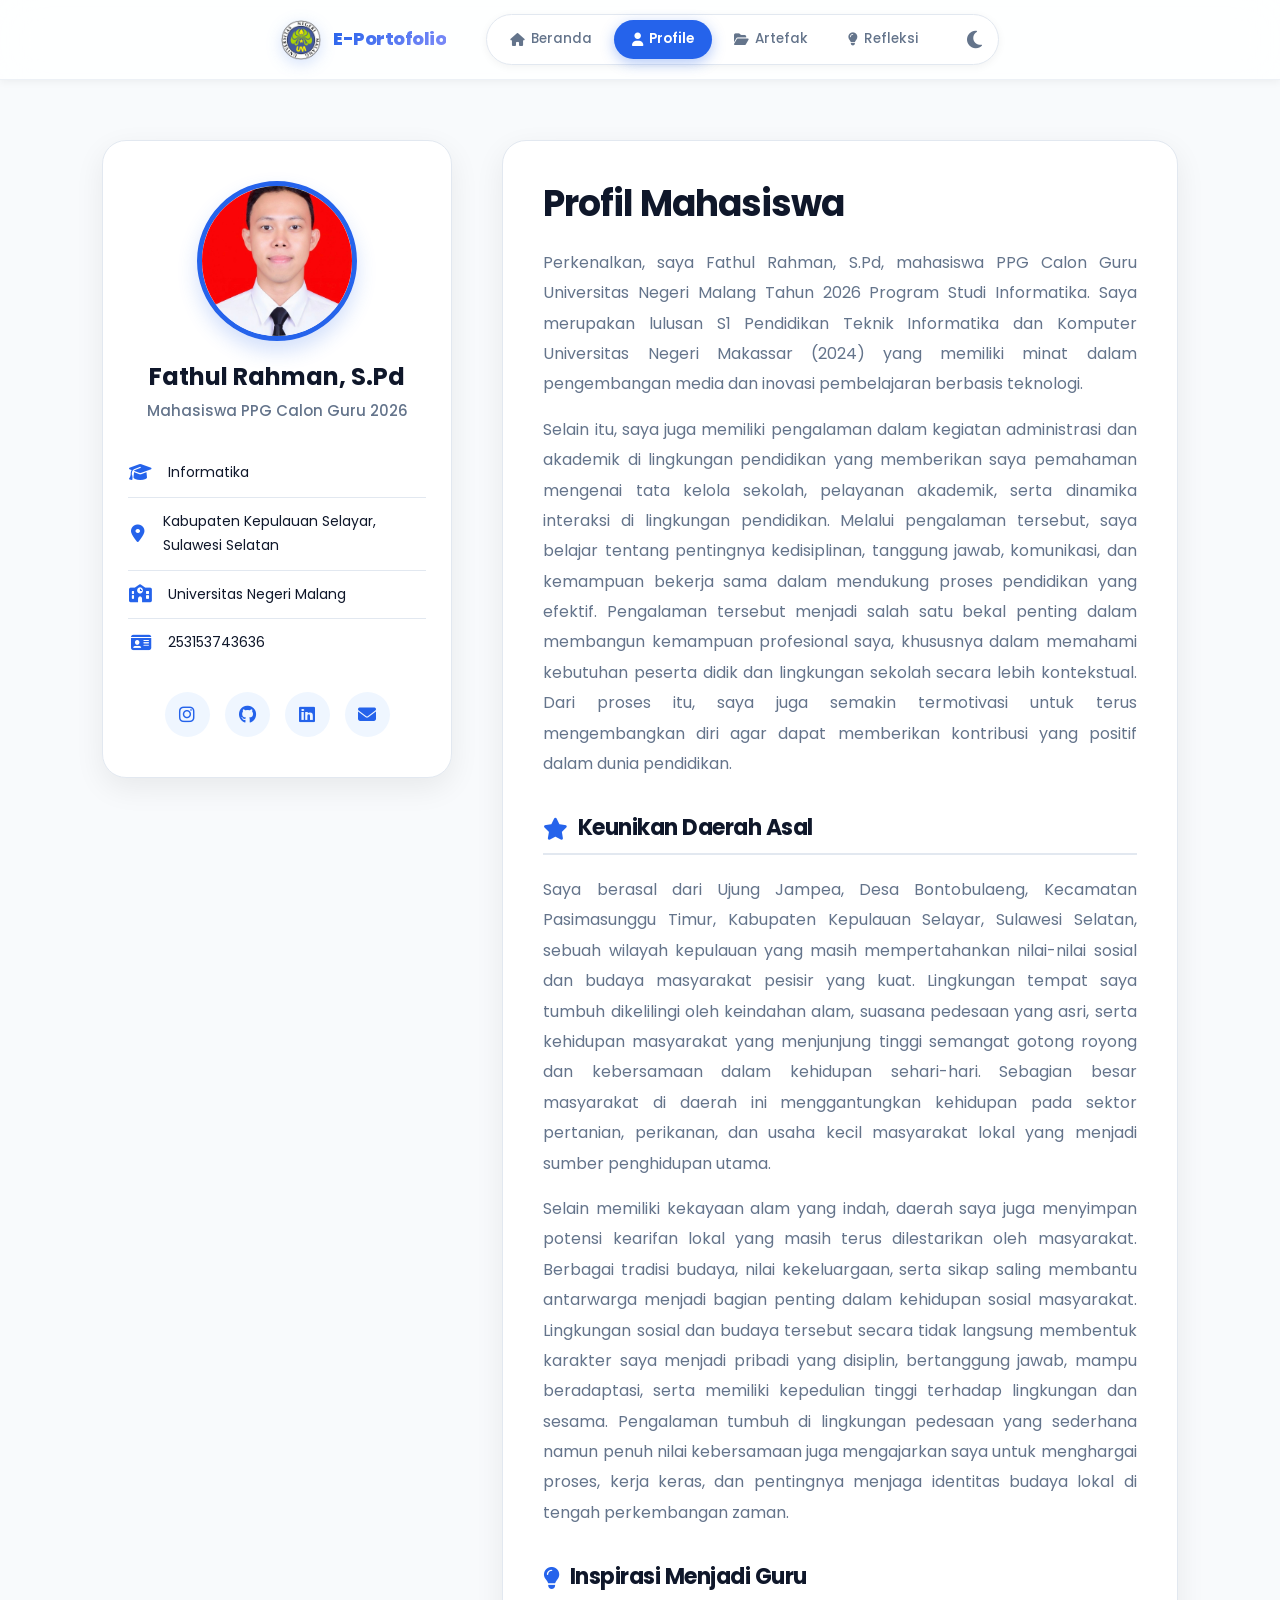
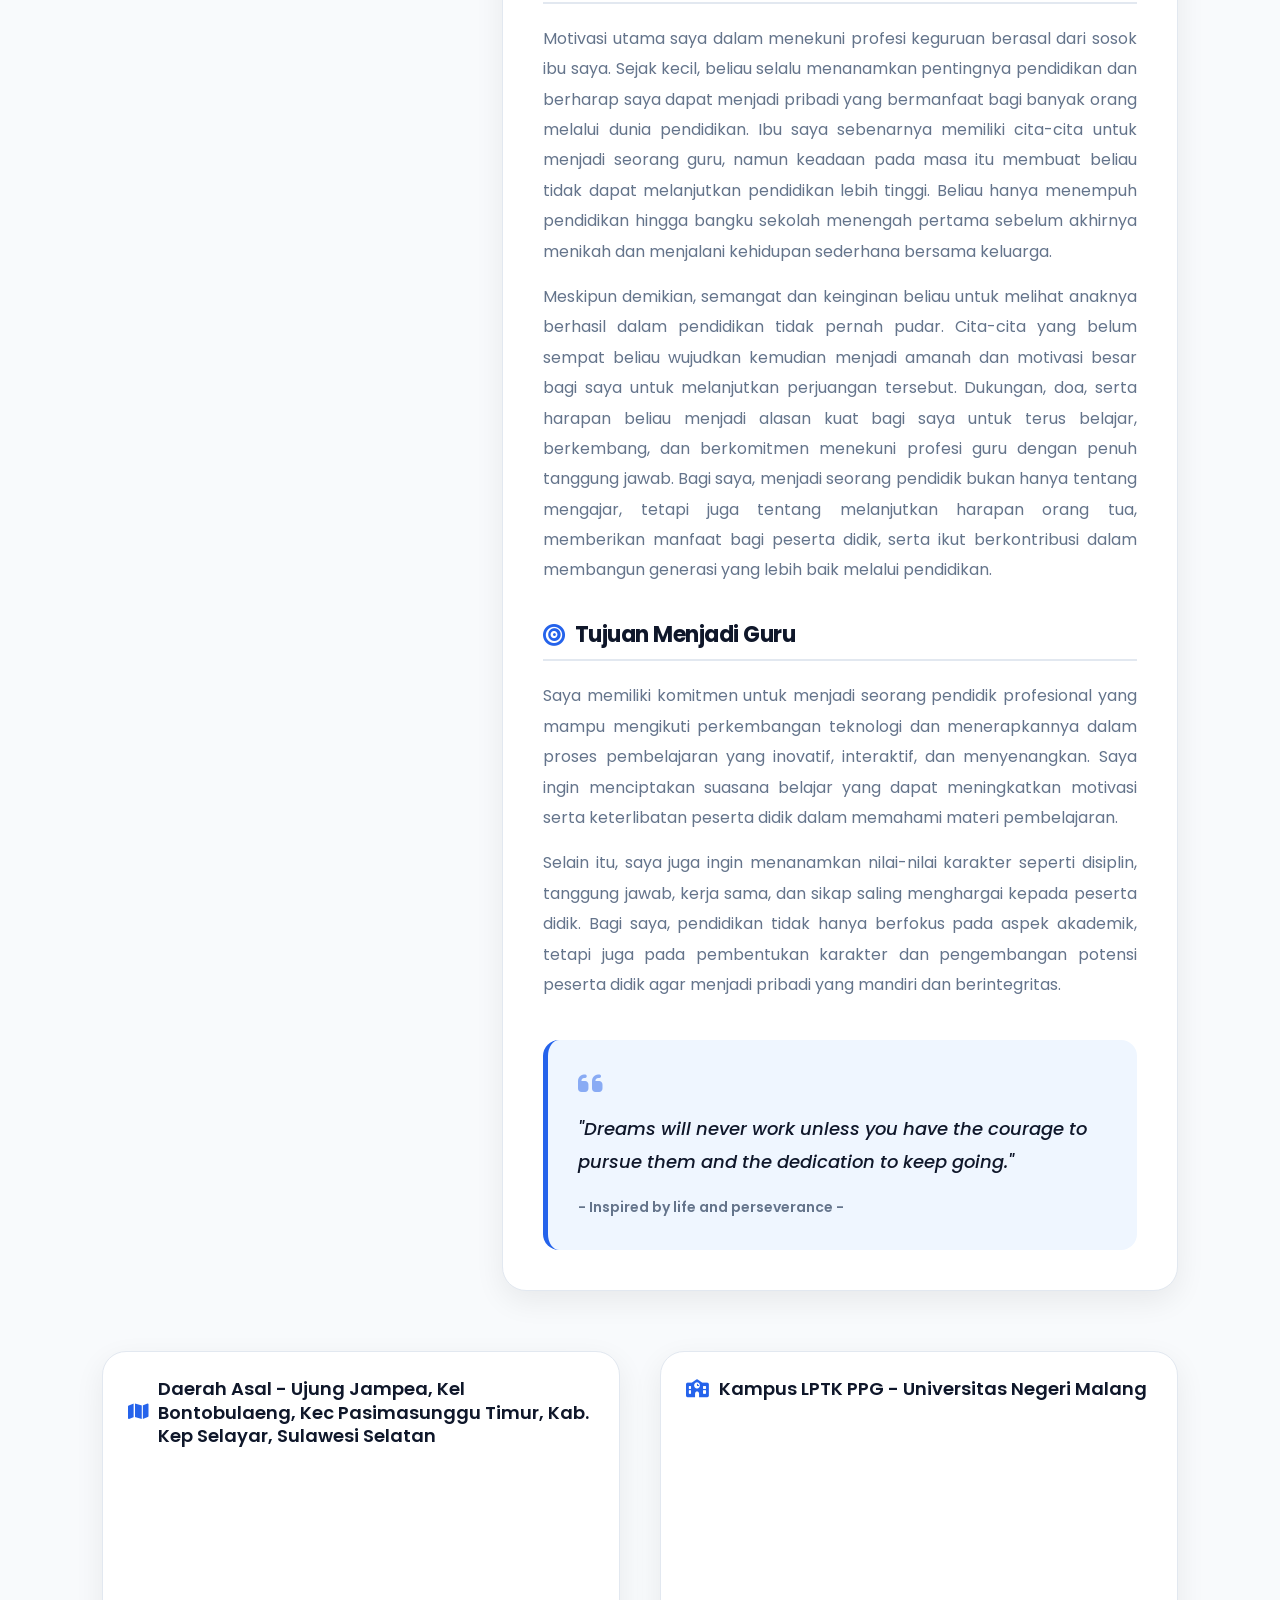
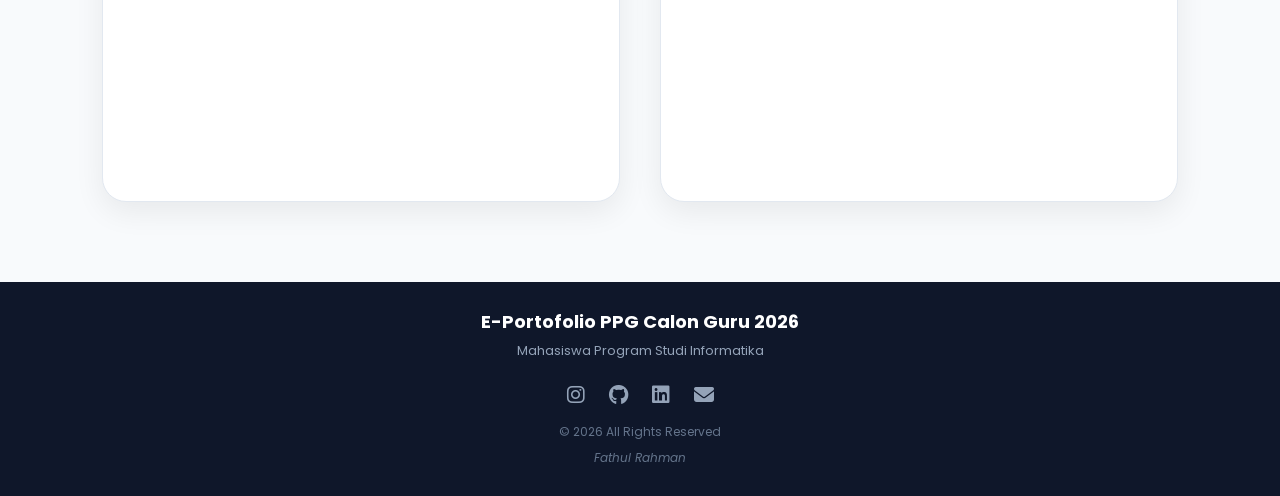
<file: e-porto/profile.html>
<!DOCTYPE html>
<html lang="id">

<head>
  <meta charset="UTF-8">
  <meta name="viewport" content="width=device-width, initial-scale=1.0">
  <title>Profile - E-Portofolio</title>

  <link rel="icon" href="assets/img/favicon.png">
  <link rel="stylesheet" href="https://cdnjs.cloudflare.com/ajax/libs/font-awesome/6.5.1/css/all.min.css">
  <link rel="stylesheet" href="assets/css/global.css">
  <link rel="stylesheet" href="assets/css/profile.css">
</head>

<body class="page-transition">
  <!-- =========================
PRELOADER
========================= -->
  <div id="preloader">
    <div class="loader-box">
      <div class="loader-wrapper">
        <div class="loader-circle"></div>
        <img src="assets/img/logo1.png" class="loader-logo" alt="Logo Preloader">
      </div>
    </div>
  </div>

  <!-- NAVBAR -->
  <nav class="navbar">
    <div class="nav-left">
      <img src="assets/img/logo1.png" class="logo" alt="Logo E-Portfolio">
      <div class="title">E-Portofolio </div>
    </div>
    <div class="nav-right">
      <a href="index.html">
        <i class="fas fa-house"></i> Beranda
      </a>
      <a href="profile.html" class="active">
        <i class="fas fa-user"></i> Profile
      </a>
      <a href="artefak.html">
        <i class="fas fa-folder-open"></i> Artefak
      </a>
      <a href="refleksi.html">
        <i class="fas fa-lightbulb"></i> Refleksi
      </a>
      <button id="theme-toggle" class="theme-btn" aria-label="Toggle Dark Mode"
        style="background:none;border:none;color:var(--text-soft);font-size:20px;cursor:pointer;margin-left:15px;">
        <i class="fas fa-moon"></i>
      </button>
    </div>
  </nav>

  <!-- =========================
PROFILE HERO SECTION
========================= -->
  <section class="profile-hero">
    <!-- LEFT: IDENTITY CARD -->
    <div class="identity-card">
      <img src="assets/img/fot1.jpeg" class="profile-photo" alt="Foto Fathul Rahman">
      <h3>Fathul Rahman, S.Pd</h3>
      <p class="role">Mahasiswa PPG Calon Guru 2026</p>

      <div class="mini-info">
        <div>
          <i class="fas fa-graduation-cap"></i>
          Informatika
        </div>
        <div>
          <i class="fas fa-map-marker-alt"></i>
          Kabupaten Kepulauan Selayar, Sulawesi Selatan
        </div>
        <div>
          <i class="fas fa-school"></i>
          Universitas Negeri Malang
        </div>
        <div>
          <i class="fas fa-id-card"></i>
          253153743636
        </div>
      </div>

      <div class="social">
        <a href="https://www.instagram.com/fathulrrrrr/" target="_blank"><i class="fab fa-instagram"></i></a>
        <a href="https://github.com/cj37-xyz" target="_blank"><i class="fab fa-github"></i></a>
        <!-- Pastikan link LinkedIn dan Email di bawah ini sudah milik Anda, bukan bawaan template -->
        <a href="https://www.linkedin.com/in/dimas-meluin11/" target="_blank"><i class="fab fa-linkedin"></i></a>
        <a href="mailto:dimasmeluine11@gmail.com" target="_blank"><i class="fas fa-envelope"></i></a>
      </div>
    </div>

    <!-- RIGHT: DESCRIPTION -->
   <div class="profile-content">
      <h1>Profil Mahasiswa</h1>
     
      <p style ="text-align: justify;">
        Perkenalkan, saya Fathul Rahman, S.Pd, mahasiswa PPG Calon Guru Universitas Negeri Malang Tahun 2026 Program
        Studi Informatika. Saya merupakan lulusan S1 Pendidikan Teknik Informatika dan Komputer Universitas Negeri Makassar (2024) yang memiliki minat
        dalam pengembangan media dan inovasi pembelajaran berbasis teknologi.
      </p>
      <p style ="text-align: justify;">
       Selain itu, saya juga memiliki pengalaman dalam kegiatan administrasi dan akademik di lingkungan pendidikan yang memberikan saya pemahaman mengenai 
       tata kelola sekolah, pelayanan akademik, serta dinamika interaksi di lingkungan pendidikan. Melalui pengalaman tersebut, saya belajar tentang pentingnya
        kedisiplinan, tanggung jawab, komunikasi, dan kemampuan bekerja sama dalam mendukung proses pendidikan yang efektif.
        
        Pengalaman tersebut menjadi salah satu bekal penting dalam membangun kemampuan profesional saya, khususnya dalam memahami 
        kebutuhan peserta didik dan lingkungan sekolah secara lebih kontekstual. Dari proses itu, saya juga semakin termotivasi untuk 
        terus mengembangkan diri agar dapat memberikan kontribusi yang positif dalam dunia pendidikan.

      </p>

      <h2><i class="fas fa-star"></i> Keunikan Daerah Asal</h2>
      <p style ="text-align: justify;">
        Saya berasal dari Ujung Jampea, Desa Bontobulaeng, Kecamatan Pasimasunggu Timur, Kabupaten Kepulauan Selayar, Sulawesi Selatan, sebuah wilayah kepulauan yang masih 
        mempertahankan nilai-nilai sosial dan budaya masyarakat pesisir yang kuat. Lingkungan tempat saya tumbuh dikelilingi oleh keindahan alam, suasana pedesaan yang asri, 
        serta kehidupan masyarakat yang menjunjung tinggi semangat gotong royong dan kebersamaan dalam kehidupan sehari-hari. Sebagian besar masyarakat di daerah ini menggantungkan
        kehidupan pada sektor pertanian, perikanan, dan usaha kecil masyarakat lokal yang menjadi sumber penghidupan utama.
      </p>
      <p style ="text-align: justify;">
        Selain memiliki kekayaan alam yang indah, daerah saya juga menyimpan potensi kearifan lokal yang masih terus dilestarikan oleh masyarakat. Berbagai tradisi budaya, nilai kekeluargaan, 
        serta sikap saling membantu antarwarga menjadi bagian penting dalam kehidupan sosial masyarakat. Lingkungan sosial dan budaya tersebut secara tidak langsung membentuk karakter saya 
        menjadi pribadi yang disiplin, bertanggung jawab, mampu beradaptasi, serta memiliki kepedulian tinggi terhadap lingkungan dan sesama. Pengalaman tumbuh di lingkungan pedesaan yang sederhana 
        namun penuh nilai kebersamaan juga mengajarkan saya untuk menghargai proses, kerja keras, dan pentingnya menjaga identitas budaya lokal di tengah perkembangan zaman.
      </p>

      <h2><i class="fas fa-lightbulb"></i> Inspirasi Menjadi Guru</h2>
      <p style ="text-align: justify;">
       Motivasi utama saya dalam menekuni profesi keguruan berasal dari sosok ibu saya. Sejak kecil, beliau selalu menanamkan pentingnya pendidikan dan berharap saya dapat menjadi pribadi yang bermanfaat 
       bagi banyak orang melalui dunia pendidikan. Ibu saya sebenarnya memiliki cita-cita untuk menjadi seorang guru, namun keadaan pada masa itu membuat beliau tidak dapat melanjutkan pendidikan lebih tinggi. 
       Beliau hanya menempuh pendidikan hingga bangku sekolah menengah pertama sebelum akhirnya menikah dan menjalani kehidupan sederhana bersama keluarga.
      </p>
      <p style ="text-align: justify;">  
      Meskipun demikian, semangat dan keinginan beliau untuk melihat anaknya berhasil dalam pendidikan tidak pernah pudar. Cita-cita yang belum sempat beliau wujudkan kemudian menjadi amanah dan motivasi 
      besar bagi saya untuk melanjutkan perjuangan tersebut. Dukungan, doa, serta harapan beliau menjadi alasan kuat bagi saya untuk terus belajar, berkembang, dan berkomitmen menekuni profesi guru dengan penuh tanggung jawab.

Bagi saya, menjadi seorang pendidik bukan hanya tentang mengajar, tetapi juga tentang melanjutkan harapan orang tua, memberikan manfaat bagi peserta didik, serta ikut berkontribusi dalam membangun generasi yang lebih baik melalui pendidikan.
      </p>

      <h2><i class="fas fa-bullseye"></i> Tujuan Menjadi Guru</h2>
      <p style ="text-align: justify;">
        Saya memiliki komitmen untuk menjadi seorang pendidik profesional yang mampu mengikuti perkembangan teknologi dan menerapkannya dalam proses pembelajaran yang inovatif, 
        interaktif, dan menyenangkan. Saya ingin menciptakan suasana belajar yang dapat meningkatkan motivasi serta keterlibatan peserta didik dalam memahami materi pembelajaran.
      </p>
      <p style ="text-align: justify;">
        Selain itu, saya juga ingin menanamkan nilai-nilai karakter seperti disiplin, tanggung jawab, kerja sama, 
        dan sikap saling menghargai kepada peserta didik. Bagi saya, pendidikan tidak hanya berfokus pada aspek akademik, 
        tetapi juga pada pembentukan karakter dan pengembangan potensi peserta didik agar menjadi pribadi yang mandiri dan berintegritas.
      </p>

      <!-- QUOTE BOARD -->
      <div class="quote-board">
        <i class="fas fa-quote-left"></i>
        <p style ="justify-content: center;">
          "Dreams will never work unless you have the courage to pursue them and the dedication to keep going."
        </p>
        <span>- Inspired by life and perseverance -</span>
      </div>
    </div>

  </section>

  <!-- =========================
MAP SECTION
========================= -->
  <section class="map-section">
    <div class="map-card">
      <h3><i class="fas fa-map"></i> Daerah Asal - Ujung Jampea, Kel Bontobulaeng, Kec Pasimasunggu Timur, Kab. Kep Selayar, Sulawesi Selatan</h3>
      <iframe
        src="https://www.google.com/maps?q=Ujung+Jampea,+Bontobulaeng,+Pasimasunggu+Timur,+Kepulauan+Selayar,+Sulawesi+Selatan&output=embed"
loading="lazy" 
title="Peta Daerah Asal">
      </iframe>
    </div>

    <div class="map-card">
      <h3><i class="fas fa-school"></i> Kampus LPTK PPG - Universitas Negeri Malang</h3>
      <iframe
        src="https://www.google.com/maps/embed?pb=!1m18!1m12!1m3!1d18377.344481776967!2d112.60797858967979!3d-7.959643881373522!2m3!1f0!2f0!3f0!3m2!1i1024!2i768!4f13.1!3m3!1m2!1s0x2e788281bdd08839%3A0xc915f268bffa831f!2sUniversitas%20Negeri%20Malang!5e0!3m2!1sid!2sid!4v1779007519407!5m2!1sid!2sid"
        loading="lazy" title="Peta Kampus LPTK">
      </iframe>
    </div>
  </section>

  <!-- FOOTER -->
  <footer>
    <div class="footer-content">
      <h3>E-Portofolio PPG Calon Guru 2026</h3>
      <p>Mahasiswa Program Studi Informatika</p>

      <div class="footer-social">
        <a href="https://www.instagram.com/fathulrrrrr/" target="_blank">
          <i class="fab fa-instagram"></i>
        </a>
        <a href="https://github.com/cj37-xyz" target="_blank">
          <i class="fab fa-github"></i>
        </a>
        <a href="https://www.linkedin.com/in/dimas-meluin11/" target="_blank">
          <i class="fab fa-linkedin"></i>
        </a>
        <a href="mailto:rahmanfathul16@gmail.com" target="_blank">
          <i class="fas fa-envelope"></i>
        </a>
      </div>

      <div class="footer-bottom">
        © 2026 All Rights Reserved
        <p><i>Fathul Rahman</i></p>
      </div>
    </div>
  </footer>

  <!-- SCRIPT -->
  <script src="https://unpkg.com/aos@2.3.1/dist/aos.js"></script>
  <script src="assets/js/global.js"></script>

  <script>
    AOS.init({
      duration: 1000,
      once: true
    });
  </script>

  <script>
    /* =========================
    DISABLE SCROLL RESTORE & PRELOADER
    ========================= */
    if ('scrollRestoration' in history) {
      history.scrollRestoration = 'manual';
    }

    window.addEventListener("load", () => {
      const preloader = document.getElementById("preloader");

      /* SCROLL KE ATAS */
      window.scrollTo(0, 0);

      /* LOADER */
      setTimeout(() => {
        preloader.style.opacity = "0";
        setTimeout(() => {
          preloader.style.visibility = "hidden";
        }, 300);
      }, 650);
    });

    /* =========================
    NAVBAR HIDE SHOW
    ========================= */
    let lastScroll = 0;
    const navbar = document.querySelector('.navbar');

    window.addEventListener('scroll', () => {
      let currentScroll = window.pageYOffset;

      if (currentScroll > lastScroll && currentScroll > 80) {
        navbar.classList.add('hide'); // SCROLL BAWAH
      } else {
        navbar.classList.remove('hide'); // SCROLL ATAS
      }
      lastScroll = currentScroll;
    });
  </script>
  <script>
    /* =========================
    DARK MODE TOGGLE & LOCAL STORAGE
    ========================= */
    const themeToggleBtn = document.getElementById('theme-toggle');
    const themeIcon = themeToggleBtn.querySelector('i');
    const rootElement = document.documentElement;

    const savedTheme = localStorage.getItem('portfolio-theme');
    if (savedTheme === 'dark') {
      rootElement.setAttribute('data-theme', 'dark');
      themeIcon.classList.replace('fa-moon', 'fa-sun');
    }

    themeToggleBtn.addEventListener('click', () => {
      const currentTheme = rootElement.getAttribute('data-theme');
      if (currentTheme === 'dark') {
        rootElement.removeAttribute('data-theme');
        localStorage.setItem('portfolio-theme', 'light');
        themeIcon.classList.replace('fa-sun', 'fa-moon');
      } else {
        rootElement.setAttribute('data-theme', 'dark');
        localStorage.setItem('portfolio-theme', 'dark');
        themeIcon.classList.replace('fa-moon', 'fa-sun');
      }
    });
  </script>
  <script>
    /* =========================
    BACK TO TOP BUTTON SCRIPT
    ========================= */
    const backToTopBtn = document.getElementById("backToTop");

    window.addEventListener("scroll", () => {
      // Tombol akan muncul jika layar di-scroll lebih dari 300px ke bawah
      if (window.pageYOffset > 300) {
        backToTopBtn.classList.add("show");
      } else {
        backToTopBtn.classList.remove("show");
      }
    });

    // Efek scroll mulus (smooth) saat diklik
    backToTopBtn.addEventListener("click", () => {
      window.scrollTo({
        top: 0,
        behavior: "smooth"
      });
    });
  </script>
</body>

</html>
</file>
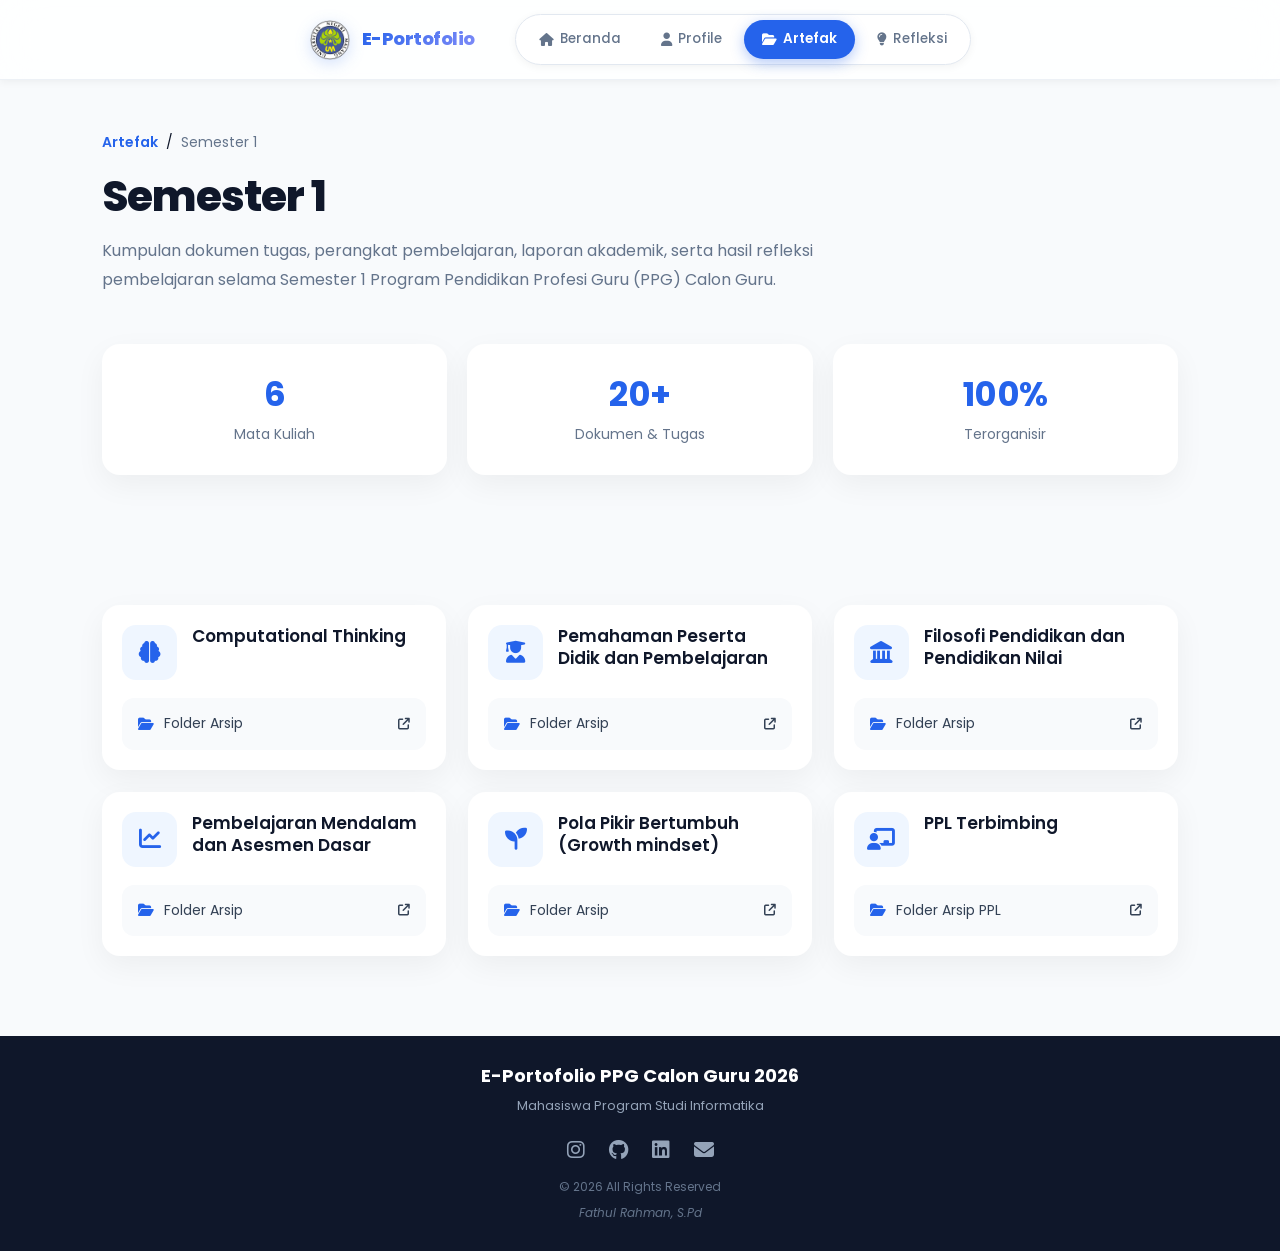
<file: e-porto/semester1.html>
<!-- semester1.html -->
<!DOCTYPE html>
<html lang="id">

<head>
  <meta charset="UTF-8">
  <meta name="viewport" content="width=device-width, initial-scale=1.0">

  <title>Semester 1 - E-Portofolio PPG</title>

  <!-- Favicon -->
  <link rel="icon" href="assets/img/favicon.png">

  <!-- Font Awesome -->
  <link rel="stylesheet" href="https://cdnjs.cloudflare.com/ajax/libs/font-awesome/6.5.1/css/all.min.css">

  <!-- CSS -->
  <link rel="stylesheet" href="assets/css/global.css">
  <link rel="stylesheet" href="assets/css/semester1.css">

</head>

<body class="page-transition">

  <!-- =========================
PRELOADER
========================= -->

  <div id="preloader">

    <div class="loader-box">

      <div class="loader-wrapper">

        <div class="loader-circle"></div>

        <img src="assets/img/logo1.png" class="loader-logo">

      </div>


    </div>

  </div>

  <!-- =========================
NAVBAR
========================= -->

  <nav class="navbar">

    <div class="nav-left">

      <img src="assets/img/logo1.png" class="logo">

      <div class="title">
        E-Portofolio
      </div>

    </div>

    <div class="nav-right">

      <a href="index.html">
        <i class="fas fa-house"></i> Beranda
      </a>

      <a href="profile.html">
        <i class="fas fa-user"></i> Profile
      </a>

      <a href="artefak.html" class="active">
        <i class="fas fa-folder-open"></i> Artefak
      </a>

      <a href="refleksi.html">
        <i class="fas fa-lightbulb"></i> Refleksi
      </a>

    </div>

  </nav>

  <!-- =========================
HEADER
========================= -->

  <section class="header">

    <div class="breadcrumb">

      <a href="artefak.html">Artefak</a>

      <span>/</span>

      <p>Semester 1</p>

    </div>

    <h1>Semester 1</h1>

    <p>
      Kumpulan dokumen tugas, perangkat pembelajaran, laporan akademik,
      serta hasil refleksi pembelajaran selama Semester 1 Program
      Pendidikan Profesi Guru (PPG) Calon Guru.
    </p>

  </section>

  <!-- =========================
STATISTICS
========================= -->

  <section class="stats-section">

    <div class="stats-card">
      <h2>6</h2>
      <p>Mata Kuliah</p>
    </div>

    <div class="stats-card">
      <h2>20+</h2>
      <p>Dokumen & Tugas</p>
    </div>

    <div class="stats-card">
      <h2>100%</h2>
      <p>Terorganisir</p>
    </div>

  </section>

  <!-- =========================
COURSE GRID
========================= -->

  <section class="section">

    <div class="grid">

      <!-- 1 -->
      <div class="course-card">

        <div class="course-header">

          <div class="course-icon">
            <i class="fas fa-brain"></i>
          </div>

          <div>
            <h3>Computational Thinking</h3>
          </div>

        </div>

        <div class="file-list">

          <a href="https://drive.google.com/drive/folders/15bDnAlfC5ZNTt7rQ-gR3DVoIOwtmbrnH?usp=sharing"
            target="_blank">

            <div class="file-left">
              <i class="fas fa-folder-open"></i>
              Folder Arsip
            </div>

            <i class="fas fa-arrow-up-right-from-square external"></i>

          </a>

        </div>

      </div>

      <!-- 2 -->
      <div class="course-card">

        <div class="course-header">

          <div class="course-icon">
            <i class="fas fa-user-graduate"></i>
          </div>

          <div>
            <h3>Pemahaman Peserta Didik dan Pembelajaran</h3>
          </div>

        </div>

        <div class="file-list">

          <a href="https://drive.google.com/drive/folders/1s9DFCAr-kdw3Vz56CmgV5yuDf4qnzREl?usp=sharing"
            target="_blank">

            <div class="file-left">
              <i class="fas fa-folder-open"></i>
              Folder Arsip
            </div>

            <i class="fas fa-arrow-up-right-from-square external"></i>

          </a>

        </div>

      </div>

      <!-- 3 -->
      <div class="course-card">

        <div class="course-header">

          <div class="course-icon">
            <i class="fas fa-landmark"></i>
          </div>

          <div>
            <h3>Filosofi Pendidikan dan Pendidikan Nilai</h3>
          </div>

        </div>

        <div class="file-list">

          <a href="https://drive.google.com/drive/folders/1liCR3Wuulm53uBeXh8H6tpjkmmH4HWm6?usp=sharing"
            target="_blank">

            <div class="file-left">
              <i class="fas fa-folder-open"></i>
              Folder Arsip
            </div>

            <i class="fas fa-arrow-up-right-from-square external"></i>

          </a>

        </div>

      </div>

      <!-- 4 -->
      <div class="course-card">

        <div class="course-header">

          <div class="course-icon">
            <i class="fas fa-chart-line"></i>
          </div>

          <div>
            <h3>Pembelajaran Mendalam dan Asesmen Dasar</h3>
          </div>

        </div>

        <div class="file-list">

          <a href="https://drive.google.com/drive/folders/1C4hXpGZNFsX0lM_LtQMfhivWznnCI-a2?usp=sharing"
            target="_blank">

            <div class="file-left">
              <i class="fas fa-folder-open"></i>
              Folder Arsip
            </div>

            <i class="fas fa-arrow-up-right-from-square external"></i>

          </a>

        </div>

      </div>

      <!-- 5 -->
      <div class="course-card">

        <div class="course-header">

          <div class="course-icon">
            <i class="fas fa-seedling"></i>
          </div>

          <div>
            <h3>Pola Pikir Bertumbuh (Growth mindset)</h3>
          </div>

        </div>

        <div class="file-list">

          <a href="https://drive.google.com/drive/folders/1Oni6us-49RGiGndTX4jsfZweOOxHc_4z?usp=sharing"
            target="_blank">

            <div class="file-left">
              <i class="fas fa-folder-open"></i>
              Folder Arsip
            </div>

            <i class="fas fa-arrow-up-right-from-square external"></i>

          </a>

        </div>

      </div>

      <!-- 6 -->
      <div class="course-card">

        <div class="course-header">

          <div class="course-icon">
            <i class="fas fa-chalkboard-user"></i>
          </div>

          <div>
            <h3>PPL Terbimbing</h3>
          </div>

        </div>

        <div class="file-list">

          <a href="https://drive.google.com/drive/folders/1sERgDhrYLGlYTj5Zf8PeiGZPZj1nVyxd?usp=sharing"
            target="_blank">

            <div class="file-left">
              <i class="fas fa-folder-open"></i>
              Folder Arsip PPL
            </div>

            <i class="fas fa-arrow-up-right-from-square external"></i>

          </a>

        </div>

      </div>

    </div>

  </section>
  <button id="backToTop" class="back-to-top" aria-label="Kembali ke atas">
    <i class="fas fa-arrow-up"></i>
  </button>
  <!-- =========================
FOOTER
========================= -->

  <footer>

    <div class="footer-content">

      <h3>E-Portofolio PPG Calon Guru 2026</h3>

      <p>Mahasiswa Program Studi Informatika</p>

      <div class="footer-social">

        <a href="https://www.instagram.com/fathulrrrrr/" target="_blank"><i class="fab fa-instagram"></i></a>
        <a href="https://github.com/cj37-xyz" target="_blank"><i class="fab fa-github"></i></a>
        <a href="https://www.linkedin.com/in/dimas-meluin11/" target="_blank"><i class="fab fa-linkedin"></i></a>
        <a href="mailto:dimasmeluine11@gmail.com" target="_blank"><i class="fas fa-envelope"></i></a>

      </div>

      <div class="footer-bottom">
        © 2026 All Rights Reserved
        <p><i>Fathul Rahman, S.Pd</i></p>
      </div>

    </div>

  </footer>

  <!-- SCRIPT -->
  <script src="https://unpkg.com/aos@2.3.1/dist/aos.js"></script>
  <script src="assets/js/global.js"></script>

  <script>
    AOS.init({
      duration: 1000,
      once: true
    });
  </script>

  <script>

    window.addEventListener("load", function () {

      const preloader = document.getElementById("preloader");

      preloader.style.opacity = "0";

      preloader.style.visibility = "hidden";

    });

  </script>

  <script>

    /* =========================
    DISABLE SCROLL RESTORE
    ========================= */

    if ('scrollRestoration' in history) {
      history.scrollRestoration = 'manual';
    }

    /* =========================
    PRELOADER
    ========================= */

    window.addEventListener("load", () => {

      const preloader = document.getElementById("preloader");

      /* SCROLL KE ATAS */
      window.scrollTo(0, 0);

      /* LOADER CEPAT */
      setTimeout(() => {

        preloader.style.opacity = "0";

        setTimeout(() => {

          preloader.style.visibility = "hidden";

        }, 300);

      }, 650);

    });

  </script>

  <script>

    /* =========================
    NAVBAR HIDE SHOW
    ========================= */

    let lastScroll = 0;

    const navbar = document.querySelector('.navbar');

    window.addEventListener('scroll', () => {

      let currentScroll = window.pageYOffset;

      /* SCROLL BAWAH */

      if (currentScroll > lastScroll && currentScroll > 80) {

        navbar.classList.add('hide');

      }

      /* SCROLL ATAS */

      else {

        navbar.classList.remove('hide');

      }

      lastScroll = currentScroll;

    });

  </script>
  <script>
    /* =========================
    BACK TO TOP BUTTON SCRIPT
    ========================= */
    const backToTopBtn = document.getElementById("backToTop");

    window.addEventListener("scroll", () => {
      // Tombol akan muncul jika layar di-scroll lebih dari 300px ke bawah
      if (window.pageYOffset > 300) {
        backToTopBtn.classList.add("show");
      } else {
        backToTopBtn.classList.remove("show");
      }
    });

    // Efek scroll mulus (smooth) saat diklik
    backToTopBtn.addEventListener("click", () => {
      window.scrollTo({
        top: 0,
        behavior: "smooth"
      });
    });
  </script>
</body>

</html>
</file>
<file: e-porto/assets/css/global.css>
@import url('https://fonts.googleapis.com/css2?family=Poppins:ital,wght@0,300;0,400;0,500;0,600;0,700;0,800;1,400&display=swap');

/* =========================
ROOT VARIABLES
========================= */

:root {
  --navbar-height: 80px;

  --primary: #2563EB;
  --primary-dark: #1D4ED8;
  --primary-light: #EFF6FF;
  --accent: #6366F1;

  --text: #0F172A;
  --text-soft: #64748B;
  --text-muted: #94A3B8;

  --bg: #F8FAFC;
  --bg-card: #FFFFFF;
  --white: #FFFFFF;

  --border: #E2E8F0;
  --border-light: rgba(226, 232, 240, 0.6);

  --shadow-sm: 0 2px 8px rgba(0, 0, 0, 0.05);
  --shadow: 0 10px 30px rgba(0, 0, 0, 0.07);
  --shadow-lg: 0 20px 50px rgba(0, 0, 0, 0.1);

  --radius-sm: 8px;
  --radius: 14px;
  --radius-lg: 20px;
  --radius-full: 999px;

  --navbar-bg: rgba(255, 255, 255, 0.85);

  --font: 'Poppins', sans-serif;
}

/* =========================
DARK THEME
========================= */

[data-theme="dark"] {
  --bg: #0F172A;
  --bg-card: #1E293B;
  --text: #F1F5F9;
  --text-soft: #CBD5E1;
  --text-muted: #64748B;
  --white: #1E293B;
  --primary: #60A5FA;
  --primary-dark: #93C5FD;
  --primary-light: rgba(96, 165, 250, 0.1);
  --border: rgba(255, 255, 255, 0.08);
  --border-light: rgba(255, 255, 255, 0.05);
  --shadow-sm: 0 2px 8px rgba(0, 0, 0, 0.3);
  --shadow: 0 10px 30px rgba(0, 0, 0, 0.3);
  --shadow-lg: 0 20px 50px rgba(0, 0, 0, 0.5);
  --navbar-bg: rgba(15, 23, 42, 0.9);
}

/* =========================
GLOBAL RESET
========================= */

*,
*::before,
*::after {
  margin: 0;
  padding: 0;
  box-sizing: border-box;
}

html {
  scroll-behavior: smooth;
}

body {
  font-family: var(--font);
  background: var(--bg);
  color: var(--text);
  line-height: 1.7;
  -webkit-font-smoothing: antialiased;
  animation: pageFade 0.5s ease;
}

a {
  text-decoration: none;
  font-family: var(--font);
}

button,
input,
textarea,
select {
  font-family: var(--font);
}

img {
  max-width: 100%;
  height: auto;
  display: block;
}

/* =========================
TYPOGRAPHY SYSTEM
========================= */

h1,
h2,
h3,
h4,
h5,
h6 {
  font-family: var(--font);
  color: var(--text);
  line-height: 1.3;
}

h1 {
  font-size: clamp(2rem, 5vw, 3.5rem);
  font-weight: 800;
  letter-spacing: -1px;
}

h2 {
  font-size: clamp(1.5rem, 3vw, 2.2rem);
  font-weight: 700;
  letter-spacing: -0.5px;
}

h3 {
  font-size: clamp(1.1rem, 2vw, 1.4rem);
  font-weight: 600;
}

p {
  font-family: var(--font);
  color: var(--text-soft);
  line-height: 1.8;
  font-weight: 400;
}

/* =========================
NAVBAR
========================= */

.navbar {
  position: fixed;
  top: 0;
  left: 0;
  right: 0;
  z-index: 9999;
  height: var(--navbar-height);
  display: flex;
  justify-content: center;
  align-items: center;
  gap: 40px;
  padding: 0 5%;
  background: var(--navbar-bg);
  backdrop-filter: blur(20px);
  -webkit-backdrop-filter: blur(20px);
  border-bottom: 1px solid var(--border-light);
  box-shadow: var(--shadow-sm);
  font-family: var(--font);
  transition: transform 0.4s cubic-bezier(0.4, 0, 0.2, 1),
    background 0.3s ease,
    box-shadow 0.3s ease;
}

.navbar.hide {
  transform: translateY(-110%);
}

/* NAV LEFT */

.nav-left {
  display: flex;
  align-items: center;
  gap: 12px;
}

.logo {
  width: 40px;
  height: 40px;
  object-fit: contain;
  filter: drop-shadow(0 4px 8px rgba(37, 99, 235, 0.2));
  transition: transform 0.4s cubic-bezier(0.34, 1.56, 0.64, 1);
}

.logo:hover {
  transform: rotate(-8deg) scale(1.1);
}

.title {
  font-family: var(--font);
  font-weight: 800;
  font-size: 18px;
  color: var(--text);
  letter-spacing: -0.5px;
  background: linear-gradient(135deg, var(--primary) 0%, #818CF8 100%);
  -webkit-background-clip: text;
  -webkit-text-fill-color: transparent;
  background-clip: text;
}

/* NAV RIGHT (PILL MENU) */

.nav-right {
  display: flex;
  align-items: center;
  gap: 4px;
  background: var(--bg-card);
  padding: 5px;
  border-radius: var(--radius-full);
  border: 1px solid var(--border);
  box-shadow: var(--shadow-sm);
}

.nav-right a {
  font-family: var(--font);
  display: flex;
  align-items: center;
  gap: 6px;
  padding: 8px 18px;
  font-size: 13.5px;
  font-weight: 500;
  color: var(--text-soft);
  border-radius: var(--radius-full);
  transition: all 0.25s cubic-bezier(0.4, 0, 0.2, 1);
  position: relative;
  white-space: nowrap;
}

.nav-right a i {
  font-size: 13px;
  transition: transform 0.25s ease;
}

.nav-right a:hover {
  color: var(--primary);
  background: var(--primary-light);
}

.nav-right a:hover i {
  transform: translateY(-2px);
}

.nav-right a.active {
  background: var(--primary);
  color: #fff;
  font-weight: 600;
  box-shadow: 0 4px 14px rgba(37, 99, 235, 0.35);
}

.nav-right a.active i {
  color: #fff;
}

.nav-right a.active:hover {
  background: var(--primary-dark);
  color: #fff;
}

/* THEME TOGGLE */

#theme-toggle {
  font-family: var(--font);
  display: flex;
  align-items: center;
  justify-content: center;
  width: 38px;
  height: 38px;
  border-radius: 50%;
  background: var(--primary-light);
  border: 1px solid var(--border);
  color: var(--primary);
  cursor: pointer;
  transition: all 0.35s cubic-bezier(0.34, 1.56, 0.64, 1);
  flex-shrink: 0;
}

#theme-toggle:hover {
  transform: rotate(30deg) scale(1.1);
  box-shadow: 0 4px 12px rgba(37, 99, 235, 0.25);
}

[data-theme="dark"] #theme-toggle {
  color: #FBBF24;
  background: rgba(251, 191, 36, 0.1);
  border-color: rgba(251, 191, 36, 0.2);
}

[data-theme="dark"] #theme-toggle:hover {
  box-shadow: 0 4px 12px rgba(251, 191, 36, 0.3);
}

/* =========================
SECTION SYSTEM
========================= */

section {
  padding: 80px 8%;
}

.section-header {
  text-align: center;
  margin-bottom: 50px;
}

.section-header h2 {
  margin-bottom: 12px;
}

.section-header p {
  max-width: 600px;
  margin: 0 auto;
  font-size: 15px;
}

.section-tag {
  display: inline-flex;
  align-items: center;
  gap: 6px;
  padding: 5px 14px;
  background: var(--primary-light);
  color: var(--primary);
  border-radius: var(--radius-full);
  font-size: 12px;
  font-weight: 600;
  letter-spacing: 0.5px;
  text-transform: uppercase;
  margin-bottom: 14px;
  font-family: var(--font);
}

/* =========================
CARD SYSTEM
========================= */

.card {
  background: var(--bg-card);
  border-radius: var(--radius);
  box-shadow: var(--shadow);
  padding: 28px;
  border: 1px solid var(--border-light);
  transition: transform 0.3s ease, box-shadow 0.3s ease;
}

.card:hover {
  transform: translateY(-5px);
  box-shadow: var(--shadow-lg);
}

/* =========================
BADGE SYSTEM
========================= */

.badge {
  display: inline-flex;
  align-items: center;
  gap: 5px;
  padding: 6px 14px;
  background: var(--primary-light);
  color: var(--primary);
  font-size: 12.5px;
  border-radius: var(--radius-full);
  font-weight: 600;
  font-family: var(--font);
  letter-spacing: 0.3px;
}

/* =========================
BUTTON SYSTEM
========================= */

.btn {
  display: inline-flex;
  align-items: center;
  gap: 8px;
  padding: 13px 26px;
  background: var(--primary);
  color: white;
  border-radius: var(--radius);
  font-weight: 600;
  font-size: 14px;
  font-family: var(--font);
  border: none;
  cursor: pointer;
  transition: all 0.3s cubic-bezier(0.4, 0, 0.2, 1);
  box-shadow: 0 4px 14px rgba(37, 99, 235, 0.3);
}

.btn:hover {
  background: var(--primary-dark);
  transform: translateY(-3px);
  box-shadow: 0 8px 22px rgba(37, 99, 235, 0.4);
  color: white;
}

.btn-outline {
  display: inline-flex;
  align-items: center;
  gap: 8px;
  padding: 13px 26px;
  border: 2px solid var(--primary);
  color: var(--primary);
  border-radius: var(--radius);
  font-weight: 600;
  font-size: 14px;
  font-family: var(--font);
  cursor: pointer;
  transition: all 0.3s ease;
  background: transparent;
}

.btn-outline:hover {
  background: var(--primary);
  color: white;
  transform: translateY(-3px);
  box-shadow: 0 8px 22px rgba(37, 99, 235, 0.25);
}

/* =========================
PRELOADER
========================= */

#preloader {
  position: fixed;
  width: 100%;
  height: 100vh;
  background: var(--bg);
  display: flex;
  justify-content: center;
  align-items: center;
  z-index: 999999;
  transition: opacity 0.4s ease, visibility 0.4s ease;
}

.loader-box {
  text-align: center;
}

.loader-wrapper {
  position: relative;
  width: 80px;
  height: 80px;
  margin: 0 auto 20px;
}

.loader-circle {
  width: 80px;
  height: 80px;
  border: 3px solid var(--border);
  border-top: 3px solid var(--primary);
  border-radius: 50%;
  animation: spin 1s linear infinite;
  position: absolute;
  top: 0;
  left: 0;
}

.loader-logo {
  width: 50px;
  height: 50px;
  object-fit: contain;
  position: absolute;
  top: 50%;
  left: 50%;
  transform: translate(-50%, -50%);
}

.loader-box h3 {
  font-size: 18px;
  font-weight: 700;
  font-family: var(--font);
  color: var(--text);
  margin-bottom: 6px;
}

.loader-box p {
  font-size: 13px;
  color: var(--text-muted);
  font-family: var(--font);
}

/* =========================
FOOTER
========================= */

footer {
  background: #0F172A;
  color: white;
  text-align: center;
  padding: 28px 8%;
  font-family: var(--font);
}

.footer-content h3 {
  font-size: 18px;
  font-weight: 700;
  color: white;
  margin-bottom: 6px;
  font-family: var(--font);
}

.footer-content p {
  font-size: 13px;
  color: #94A3B8;
  font-family: var(--font);
}

.footer-social {
  margin: 16px 0 10px;
}

.footer-social a {
  margin: 0 10px;
  color: #94A3B8;
  font-size: 20px;
  transition: 0.3s ease;
  display: inline-block;
}

.footer-social a:hover {
  color: var(--primary);
  transform: translateY(-3px);
}

.footer-bottom {
  margin-top: 10px;
  font-size: 12px;
  color: #64748B;
  font-family: var(--font);
}

.footer-bottom p {
  font-size: 12px;
  color: #64748B;
  font-family: var(--font);
  margin-top: 4px;
}

/* =========================
PROFILE SECTION
========================= */

.profile-section {
  padding: 120px 8% 60px;
}

.container {
  display: grid;
  grid-template-columns: 1.3fr 1fr;
  gap: 40px;
  align-items: start;
}

.profile-text {
  padding: 35px;
}

.profile-text h1 {
  font-size: 36px;
  margin: 15px 0;
  font-family: var(--font);
  font-weight: 800;
}

.profile-text p {
  margin-bottom: 18px;
  line-height: 1.9;
  font-family: var(--font);
}

.profile-text h2 {
  margin-top: 25px;
  font-size: 17px;
  display: flex;
  align-items: center;
  gap: 10px;
  color: var(--primary);
  font-family: var(--font);
  font-weight: 700;
}

.profile-text.card {
  transition: 0.3s ease;
}

.profile-text.card:hover {
  transform: translateY(-4px);
}

/* =========================
MAPS
========================= */

.profile-maps {
  display: flex;
  flex-direction: column;
  gap: 20px;
}

.map-box {
  padding: 18px;
  border-radius: var(--radius);
  overflow: hidden;
  transition: 0.3s ease;
}

.map-box:hover {
  transform: translateY(-4px);
}

.map-box h3 {
  margin-bottom: 12px;
  font-size: 15px;
  color: var(--primary);
  display: flex;
  align-items: center;
  gap: 8px;
  font-family: var(--font);
  font-weight: 600;
}

.map-box iframe {
  width: 100%;
  height: 240px;
  border-radius: var(--radius-sm);
  border: none;
}

/* =========================
ANIMATIONS
========================= */

@keyframes spin {
  0% {
    transform: rotate(0deg);
  }

  100% {
    transform: rotate(360deg);
  }
}

@keyframes fadePage {
  from {
    opacity: 0;
    transform: translateY(8px);
  }

  to {
    opacity: 1;
    transform: translateY(0);
  }
}

@keyframes fadeUp {
  from {
    opacity: 0;
    transform: translateY(20px);
  }

  to {
    opacity: 1;
    transform: translateY(0);
  }
}

@keyframes gradientShift {
  0% {
    background-position: 0% 50%;
  }

  50% {
    background-position: 100% 50%;
  }

  100% {
    background-position: 0% 50%;
  }
}

.page-transition {
  animation: fadePage 0.5s ease;
}

/* =========================
RESPONSIVE — TABLET
========================= */

@media (max-width: 992px) {

  .hero,
  .profile-section,
  .reflection-container,
  .map-section {
    grid-template-columns: 1fr;
    gap: 40px;
  }

  .hero-right,
  .profile-image {
    text-align: center;
  }

  .hero-right img,
  .profile-image img {
    width: 280px;
  }

  .gallery-track img {
    width: 260px;
  }

  .container {
    grid-template-columns: 1fr;
  }
}

/* =========================
RESPONSIVE — MOBILE
========================= */

@media (max-width: 768px) {
  .navbar {
    padding: 0 5%;
    height: 65px;
    gap: 16px;
  }

  .title {
    font-size: 16px;
  }

  .nav-right {
    gap: 2px;
  }

  .nav-right a {
    padding: 7px 12px;
    font-size: 12px;
  }

  .logo {
    width: 34px;
    height: 34px;
  }

  section {
    padding: 100px 5%;
  }

  .profile-text h1 {
    font-size: 28px;
  }

  .gallery-track img {
    width: 220px;
    height: 150px;
  }

  .map-section {
    grid-template-columns: 1fr;
    padding: 30px 6%;
  }

  .file-list a {
    flex-direction: column;
    align-items: flex-start;
    gap: 10px;
  }

  footer {
    padding: 24px 6%;
  }
}

/* =========================
RESPONSIVE — SMALL MOBILE
========================= */

@media (max-width: 480px) {
  .title {
    display: none;
  }

  .nav-right a {
    padding: 7px 10px;
    font-size: 11px;
    gap: 4px;
  }

  .nav-right a i {
    font-size: 12px;
  }

  .gallery-track img {
    width: 180px;
    height: 130px;
  }

  #theme-toggle {
    width: 34px;
    height: 34px;
  }
}

/* =========================
BACK TO TOP BUTTON
========================= */
.back-to-top {
  position: fixed;
  bottom: 30px;
  right: 30px;
  width: 50px;
  height: 50px;
  background: var(--primary, #2563EB);
  color: #ffffff;
  border: none;
  border-radius: 50%;
  font-size: 20px;
  cursor: pointer;
  box-shadow: 0 4px 15px rgba(37, 99, 235, 0.3);

  /* Sembunyikan secara default */
  opacity: 0;
  visibility: hidden;
  transform: translateY(20px);
  transition: all 0.3s ease;
  z-index: 999;

  display: flex;
  align-items: center;
  justify-content: center;
}

/* Class ini akan ditambahkan oleh JavaScript saat user scroll */
.back-to-top.show {
  opacity: 1;
  visibility: visible;
  transform: translateY(0);
}

.back-to-top:hover {
  background: #1D4ED8;
  /* Warna biru lebih gelap saat di-hover */
  transform: translateY(-5px);
  /* Efek tombol terangkat */
  box-shadow: 0 8px 25px rgba(37, 99, 235, 0.5);
}

/* Penyesuaian untuk layar HP agar tidak mengganggu */
@media (max-width: 768px) {
  .back-to-top {
    bottom: 20px;
    right: 20px;
    width: 45px;
    height: 45px;
    font-size: 18px;
  }
}
</file>
<file: e-porto/assets/css/home.css>
/* =========================
HOME — FONT & LAYOUT
========================= */

* {
  margin: 0;
  padding: 0;
  box-sizing: border-box;
  font-family: 'Poppins', sans-serif;
}

/* =========================
HERO SECTION
========================= */

.hero {
  min-height: 100vh;
  display: flex;
  justify-content: space-between;
  align-items: center;
  padding: 120px 8% 80px;
  gap: 60px;
  background: linear-gradient(-45deg, var(--bg), #e0e7ff, var(--bg), #dbeafe);
  background-size: 400% 400%;
  animation: gradientShift 15s ease infinite;
}

[data-theme="dark"] .hero {
  background: linear-gradient(-45deg, var(--bg), #1e3a8a22, var(--bg), #17255422);
  background-size: 400% 400%;
  animation: gradientShift 15s ease infinite;
}

/* =========================
HERO LEFT
========================= */

.hero-left {
  flex: 1;
  display: flex;
  flex-direction: column;
  justify-content: center;
  gap: 6px;
}

.badge {
  display: inline-flex;
  align-items: center;
  gap: 6px;
  padding: 7px 16px;
  background: var(--primary-light);
  color: var(--primary);
  border-radius: 999px;
  font-size: 13px;
  font-weight: 600;
  margin-bottom: 16px;
  align-self: flex-start;
  border: 1px solid rgba(37, 99, 235, 0.2);
  letter-spacing: 0.3px;
}

.hero-left h1 {
  font-size: clamp(2rem, 4.5vw, 3.2rem);
  line-height: 1.15;
  font-weight: 800;
  letter-spacing: -1.5px;
  margin-bottom: 18px;
  color: var(--text);
}

.hero-left h1 span {
  background: linear-gradient(135deg, var(--primary), #818CF8);
  -webkit-background-clip: text;
  -webkit-text-fill-color: transparent;
  background-clip: text;
}

.hero-left p {
  color: var(--text-soft);
  line-height: 1.85;
  font-size: 15.5px;
  font-weight: 400;
  margin-bottom: 32px;
  max-width: 90%;
}

/* =========================
HERO BUTTONS
========================= */

.hero-btn {
  display: flex;
  gap: 14px;
  flex-wrap: wrap;
  align-items: center;
}

.btn {
  display: inline-flex;
  align-items: center;
  gap: 8px;
  padding: 13px 26px;
  background: var(--primary);
  color: white;
  border-radius: 12px;
  font-weight: 600;
  font-size: 14px;
  transition: all 0.3s cubic-bezier(0.4, 0, 0.2, 1);
  box-shadow: 0 4px 14px rgba(37, 99, 235, 0.3);
}

.btn:hover {
  background: var(--primary-dark);
  transform: translateY(-3px);
  box-shadow: 0 10px 24px rgba(37, 99, 235, 0.4);
  color: white;
  animation: pulseGlow 1.5s infinite;
}

.btn-outline {
  display: inline-flex;
  align-items: center;
  gap: 8px;
  padding: 13px 26px;
  border: 2px solid var(--primary);
  color: var(--primary);
  border-radius: 12px;
  font-weight: 600;
  font-size: 14px;
  transition: all 0.3s ease;
  background: transparent;
}

.btn-outline:hover {
  background: var(--primary);
  color: white;
  transform: translateY(-3px);
  box-shadow: 0 10px 24px rgba(37, 99, 235, 0.25);
}

/* =========================
HERO RIGHT
========================= */

.hero-right {
  flex: 1;
  display: flex;
  justify-content: center;
  align-items: center;
}

.profile-box {
  position: relative;
  width: 100%;
  max-width: 400px;
  margin: auto;
  animation: float 6s ease-in-out infinite;
}

.profile-box img {
  width: 100%;
  height: auto;
  aspect-ratio: 4/5;
  object-fit: cover;
  border-radius: 28px;
  display: block;
  box-shadow: 0 25px 60px rgba(0, 0, 0, 0.15);
}

/* =========================
NAME FRAME (GLASS CARD)
========================= */

.name-frame {
  position: absolute;
  bottom: -28px;
  left: 50%;
  transform: translateX(-50%);
  width: 85%;
  background: rgba(255, 255, 255, 0.9);
  backdrop-filter: blur(16px);
  -webkit-backdrop-filter: blur(16px);
  padding: 18px 22px;
  border-radius: 16px;
  box-shadow: 0 12px 36px rgba(0, 0, 0, 0.12);
  border: 1px solid rgba(255, 255, 255, 0.6);
  text-align: center;
}

[data-theme="dark"] .name-frame {
  background: rgba(30, 41, 59, 0.9);
  border: 1px solid rgba(255, 255, 255, 0.08);
  box-shadow: 0 12px 36px rgba(0, 0, 0, 0.4);
}

.name-frame h3 {
  font-size: 17px;
  color: var(--text);
  margin-bottom: 4px;
  font-weight: 700;
  letter-spacing: -0.3px;
}

.name-frame p {
  font-size: 12.5px;
  color: var(--text-soft);
  margin: 0;
  font-weight: 400;
}

/* =========================
ANIMATIONS
========================= */

@keyframes float {
  0%, 100% { transform: translateY(0px); }
  50% { transform: translateY(-14px); }
}

@keyframes pulseGlow {
  0% { box-shadow: 0 0 0 0 rgba(37, 99, 235, 0.4); }
  70% { box-shadow: 0 0 0 10px rgba(37, 99, 235, 0); }
  100% { box-shadow: 0 0 0 0 rgba(37, 99, 235, 0); }
}

/* =========================
RESPONSIVE
========================= */

@media (max-width: 992px) {
  .hero {
    flex-direction: column;
    text-align: center;
    padding: 140px 6% 80px;
  }

  .hero-left {
    align-items: center;
  }

  .badge {
    align-self: center;
  }

  .hero-left p {
    max-width: 100%;
  }

  .hero-btn {
    justify-content: center;
  }
}

@media (max-width: 768px) {
  .hero {
    padding: 120px 5% 70px;
    gap: 40px;
  }

  .profile-box {
    max-width: 340px;
  }
}

@media (max-width: 480px) {
  .hero-left h1 {
    font-size: 30px;
    letter-spacing: -1px;
  }

  .profile-box {
    max-width: 280px;
  }
}
</file>
<file: e-porto/assets/css/animations.css>
/* =========================
CUSTOM ANIMATIONS
========================= */

/* Hero Gradient Animation */
@keyframes gradientBG {
  0% {
    background-position: 0% 50%;
  }
  50% {
    background-position: 100% 50%;
  }
  100% {
    background-position: 0% 50%;
  }
}

.hero {
  background: linear-gradient(-45deg, var(--bg), #e0e7ff, var(--bg), #dbeafe);
  background-size: 400% 400%;
  animation: gradientBG 15s ease infinite;
}

[data-theme="dark"] .hero {
  background: linear-gradient(-45deg, var(--bg), #1e3a8a, var(--bg), #172554);
  background-size: 400% 400%;
  animation: gradientBG 15s ease infinite;
}

/* Float Animation for Profile Image */
@keyframes float {
  0% {
    transform: translateY(0px);
  }
  50% {
    transform: translateY(-15px);
  }
  100% {
    transform: translateY(0px);
  }
}

.profile-box {
  animation: float 6s ease-in-out infinite;
}

/* Button Pulse Animation */
@keyframes pulseGlow {
  0% {
    box-shadow: 0 0 0 0 rgba(37, 99, 235, 0.4);
  }
  70% {
    box-shadow: 0 0 0 10px rgba(37, 99, 235, 0);
  }
  100% {
    box-shadow: 0 0 0 0 rgba(37, 99, 235, 0);
  }
}

.btn:hover {
  animation: pulseGlow 1.5s infinite;
}

/* Interactive Cards */
.card {
  transition: transform 0.3s ease, box-shadow 0.3s ease;
}

.card:hover {
  transform: translateY(-5px);
  box-shadow: 0 15px 35px rgba(0,0,0,0.1);
}

[data-theme="dark"] .card {
  box-shadow: 0 10px 30px rgba(0,0,0,0.3);
}

[data-theme="dark"] .card:hover {
  box-shadow: 0 15px 35px rgba(0,0,0,0.5);
}
</file>
<file: e-porto/assets/css/artefak.css>
/* =========================
HERO GALLERY
========================= */

.hero-gallery{
  text-align:center;
  padding:140px 8% 40px;
}

.hero-gallery h1{
  font-size:42px;
  color:var(--text);
  margin-bottom:15px;
}

.hero-gallery p{
  color:var(--text-soft);
  max-width:700px;
  margin:auto;
  line-height:1.8;
  font-size:16px;
}


/* =========================
GALLERY WRAPPER
========================= */

.gallery-wrapper{
  padding:60px 8% 80px;
}

/* =========================
FRAME / CONTAINER
========================= */

.gallery-container{
  background:var(--white);
  border-radius:28px;
  padding:40px;
  box-shadow:var(--shadow);
  border:1px solid var(--border);
  overflow:hidden;
  position:relative;
}

[data-theme="dark"] .gallery-container {
  border:1px solid rgba(255,255,255,0.05);
}

/* =========================
HEADER
========================= */

.gallery-header{
  margin-bottom:40px;
  text-align:center;
}

.gallery-header h2{
  font-size:32px;
  color:var(--text);
  margin-bottom:15px;
}

.gallery-header p{
  color:var(--text-soft);
  line-height:1.7;
  max-width:700px;
  margin:auto;
}

/* =========================
GALLERY TRACK
========================= */

.gallery-section{
  overflow:hidden;
  position:relative;
  margin-bottom:50px;
  padding:20px 0;
}

.gallery-track{
  display:flex;
  width:max-content;
  gap:30px;
  animation:scrollGallery 40s linear infinite;
}

.gallery-track:hover{
  animation-play-state:paused;
}

/* =========================
ITEM
========================= */

.gallery-item{
  width:380px;
  height:250px;
  border-radius:20px;
  overflow:hidden;
  flex-shrink:0;
  box-shadow:0 15px 35px rgba(0,0,0,0.1);
  position:relative;
}

[data-theme="dark"] .gallery-item {
  box-shadow:0 15px 35px rgba(0,0,0,0.3);
}

.gallery-item img{
  width:100%;
  height:100%;
  object-fit:cover;
  transition:0.5s ease;
}

.gallery-item:hover img{
  transform:scale(1.08);
}

/* =========================
FADE EFFECT
========================= */

.gallery-section::before,
.gallery-section::after{
  content:'';
  position:absolute;
  top:0;
  width:150px;
  height:100%;
  z-index:2;
  pointer-events:none;
}

.gallery-section::before{
  left:0;
  background:linear-gradient(to right,var(--white),transparent);
}

.gallery-section::after{
  right:0;
  background:linear-gradient(to left,var(--white),transparent);
}

/* =========================
ANIMATION
========================= */

@keyframes scrollGallery{
  0%{ transform:translateX(0); }
  100%{ transform:translateX(calc(-50% - 15px)); } /* Adjust based on gap */
}


/* =========================
ANALYSIS
========================= */

.analysis-box{
  background:#F8FAFC;
  padding:25px;
  border-left:5px solid var(--primary);
  border-radius:16px;
  margin-bottom:30px;
}

[data-theme="dark"] .analysis-box {
  background:rgba(37,99,235,0.05);
}

.analysis-box p{
  color:var(--text);
  line-height:1.8;
  font-size:15px;
}

/* =========================
FILE GRID
========================= */

.file-grid{
  display:grid;
  grid-template-columns:repeat(auto-fit, minmax(250px, 1fr));
  gap:25px;
  margin-top:30px;
}

.file-card{
  background:var(--white);
  border:1px solid var(--border);
  padding:30px 20px;
  border-radius:20px;
  text-align:center;
  transition:0.3s ease;
  box-shadow:var(--shadow);
}

[data-theme="dark"] .file-card {
  border:1px solid rgba(255,255,255,0.05);
}

.file-card:hover{
  transform:translateY(-8px);
  box-shadow:0 15px 35px rgba(37,99,235,0.15);
  border-color:var(--primary);
}

.file-card i{
  font-size:36px;
  color:var(--primary);
  margin-bottom:15px;
}

.file-card p{
  color:var(--text);
  font-size:15px;
  font-weight:600;
  margin-bottom:15px;
}

/* =========================
PDF GRID
========================= */

.pdf-grid{
  display:grid;
  grid-template-columns:repeat(auto-fit, minmax(400px, 1fr));
  gap:30px;
  margin-top:40px;
}

.pdf-card{
  background:var(--white);
  border:1px solid var(--border);
  border-radius:20px;
  padding:25px;
  text-align:center;
  box-shadow:var(--shadow);
}

[data-theme="dark"] .pdf-card {
  border:1px solid rgba(255,255,255,0.05);
}

.pdf-card h3{
  margin-bottom:10px;
  color:var(--text);
  font-size:18px;
}

.pdf-card p{
  font-size:14px;
  color:var(--text-soft);
  margin-bottom:20px;
}

/* PDF VIEWER */

.pdf-viewer{
  width:100%;
  height:400px;
  border:none;
  border-radius:12px;
  margin-bottom:20px;
  background:#f1f5f9;
}

[data-theme="dark"] .pdf-viewer {
  background:#1e293b;
}

/* =========================
RESPONSIVE
========================= */

@media(max-width:992px){
  .gallery-container{
    padding:30px;
  }

  .gallery-item{
    width:320px;
    height:210px;
  }
}

@media(max-width:768px){
  .hero-gallery{
    padding:120px 5% 30px;
  }

  .hero-gallery h1 {
    font-size:32px;
  }

  .gallery-wrapper{
    padding:40px 5% 60px;
  }

  .gallery-container{
    padding:20px;
    border-radius:20px;
  }

  .gallery-item{
    width:280px;
    height:190px;
  }
  
  .pdf-grid{
    grid-template-columns:1fr;
  }
  
  .pdf-viewer{
    height:350px;
  }
}

@media(max-width:480px){
  .gallery-item{
    width:240px;
    height:160px;
  }
  
  .file-grid {
    grid-template-columns: 1fr;
  }
}
</file>
<file: e-porto/assets/css/modulajar.css>
/* =========================
HEADER
========================= */

.header {
  padding: 130px 8% 50px;
}

.breadcrumb {
  display: flex;
  align-items: center;
  gap: 8px;
  margin-bottom: 15px;
  font-size: 14px;
}

.breadcrumb a {
  text-decoration: none;
  color: var(--primary, #2563EB);
  font-weight: 600;
}

.breadcrumb p {
  color: var(--text-soft, #64748B);
}

.header h1 {
  font-size: 42px;
  margin-bottom: 12px;
  color: var(--text, #0F172A);
}

.header p {
  max-width: 720px;
  line-height: 1.8;
  color: var(--text-soft, #64748B);
}

/* =========================
STATISTICS
========================= */

.stats-section {
  display: grid;
  grid-template-columns: repeat(3, 1fr);
  gap: 20px;
  padding: 0 8% 50px;
}

.stats-card {
  background: var(--white, #ffffff);
  border-radius: 18px;
  padding: 28px;
  text-align: center;
  box-shadow: 0 10px 30px rgba(0, 0, 0, 0.05);
  border: 1px solid var(--border, transparent);
  transition: 0.3s ease;
}

[data-theme="dark"] .stats-card {
  border: 1px solid rgba(255, 255, 255, 0.05);
}

.stats-card h2 {
  font-size: 34px;
  color: var(--primary, #2563EB);
  margin-bottom: 5px;
}

.stats-card p {
  color: var(--text-soft, #64748B);
  font-size: 14px;
}

/* =========================
GRID MODUL AJAR (BOOK MOCKUP) - BARU
========================= */

.modul-grid-horizontal {
  display: grid;
  grid-template-columns: repeat(auto-fit, minmax(340px, 1fr));
  gap: 25px;
  padding: 0 8% 80px;
}

.modul-card-hz {
  background: var(--white, #ffffff);
  border: 1px solid var(--border, #e2e8f0);
  border-radius: 16px;
  padding: 20px;
  display: flex;
  gap: 20px;
  align-items: center;
  box-shadow: 0 4px 15px rgba(0, 0, 0, 0.03);
  transition: all 0.3s ease;
}

[data-theme="dark"] .modul-card-hz {
  background: rgba(30, 41, 59, 0.5);
  border: 1px solid rgba(255, 255, 255, 0.05);
}

.modul-card-hz:hover {
  transform: translateY(-5px);
  box-shadow: 0 10px 25px rgba(37, 99, 235, 0.1);
  border-color: var(--primary, #2563EB);
}

/* EFEK 3D BUKU */
.book-cover {
  width: 85px;
  height: 120px;
  flex-shrink: 0;
  border-radius: 3px 8px 8px 3px;
  box-shadow:
    -4px 0 5px rgba(0, 0, 0, 0.08),
    5px 5px 15px rgba(0, 0, 0, 0.15);
  position: relative;
  overflow: hidden;
  transition: transform 0.3s ease;
}

.book-cover::before {
  content: '';
  position: absolute;
  left: 0;
  top: 0;
  bottom: 0;
  width: 5px;
  background: linear-gradient(to right, rgba(255, 255, 255, 0.5), rgba(0, 0, 0, 0.15));
  z-index: 2;
}

.book-cover img {
  width: 100%;
  height:
</file>
<file: e-porto/assets/css/pplterbimbing.css>
/* semester1.css */

/* =========================
HEADER
========================= */

.header{
  padding:130px 8% 50px;
}

.breadcrumb{
  display:flex;
  align-items:center;
  gap:8px;
  margin-bottom:15px;
  font-size:14px;
}

.breadcrumb a{
  text-decoration:none;
  color:#2563EB;
  font-weight:600;
}

.breadcrumb p{
  color:#64748B;
}

.header h1{
  font-size:42px;
  margin-bottom:12px;
  color:#0F172A;
}

.header p{
  max-width:720px;
  line-height:1.8;
  color:#64748B;
}

/* =========================
STATISTICS
========================= */

.stats-section{
  display:grid;
  grid-template-columns:repeat(3,1fr);
  gap:20px;
  padding:0 8% 50px;
}

.stats-card{
  background:white;
  border-radius:18px;
  padding:28px;
  text-align:center;
  box-shadow:0 10px 30px rgba(0,0,0,0.05);
}

.stats-card h2{
  font-size:34px;
  color:#2563EB;
  margin-bottom:5px;
}

.stats-card p{
  color:#64748B;
  font-size:14px;
}

/* =========================
GRID
========================= */

.grid{
  display:grid;
  grid-template-columns:repeat(3,1fr);
  gap:22px;
}

/* =========================
COURSE CARD
========================= */

.course-card{
  background:white;
  border-radius:20px;
  padding:22px;
  box-shadow:0 10px 30px rgba(0,0,0,0.05);
  transition:0.35s ease;
  background:white;
  border-radius:18px;
  padding:20px;
  box-shadow:0 10px 30px rgba(0,0,0,0.05);
  transition:0.35s ease;
}

.course-card:hover{
  transform:translateY(-6px);
  box-shadow:0 18px 40px rgba(0,0,0,0.08);
}

/* =========================
HEADER CARD
========================= */

.course-header{
  display:flex;
  gap:15px;
  align-items:flex-start;
}

.course-icon{
  width:55px;
  height:55px;
  background:#EFF6FF;
  border-radius:14px;
  display:flex;
  align-items:center;
  justify-content:center;
  flex-shrink:0;
}

.course-icon i{
  font-size:22px;
  color:#2563EB;
}

.course-header h3{
  font-size:17px;
  margin-bottom:5px;
  color:#0F172A;
}

.course-header span{
  color:#64748B;
  font-size:13px;
}

/* =========================
FILE LIST
========================= */

.file-list{
  margin-top:18px;
}

.file-list a{
  display:flex;
  justify-content:space-between;
  align-items:center;
  text-decoration:none;
  background:#F8FAFC;
  padding:14px 16px;
  border-radius:12px;
  color:#334155;
  transition:0.3s;
  font-size:14px;
}

.file-list a:hover{
  background:#EFF6FF;
  color:#2563EB;
}

.file-left{
  display:flex;
  align-items:center;
  gap:10px;
}

.file-left i{
  color:#2563EB;
}

.external{
  font-size:12px;
}

/* =========================
RESPONSIVE
========================= */

@media(max-width:1100px){

  .grid{
    grid-template-columns:repeat(2,1fr);
  }

}

@media(max-width:768px){

  .grid{
    grid-template-columns:1fr;
  }

  .stats-section{
    grid-template-columns:1fr;
  }

  .header{
    padding-top:110px;
  }

}
</file>
<file: e-porto/assets/css/profile.css>
/* =========================
PROFILE HERO
========================= */

.profile-hero {
  display: grid;
  grid-template-columns: 350px 1fr;
  gap: 50px;
  padding: 140px 8% 60px;
  align-items: start;
}

/* =========================
IDENTITY CARD (DIPERBAIKI)
========================= */

.identity-card {
  background: var(--white);
  border-radius: 24px;
  box-shadow: var(--shadow);
  padding: 40px 25px;
  /* Sedikit dilebarkan agar lebih lega seperti referensi */
  text-align: center;
  position: sticky;
  top: 110px;
  border: 1px solid var(--border);
  transition: 0.3s ease;
}

[data-theme="dark"] .identity-card {
  border: 1px solid rgba(255, 255, 255, 0.05);
}

.identity-card:hover {
  transform: translateY(-5px);
  box-shadow: 0 15px 35px rgba(0, 0, 0, 0.1);
}

.profile-photo {
  width: 160px;
  /* Ukuran disesuaikan agar proporsional */
  height: 160px;
  object-fit: cover;
  border-radius: 50%;
  border: 5px solid var(--primary);
  /* Menggunakan warna primary bawaan tema */

  /* DIPERBAIKI: Agar foto presisi di tengah */
  display: block;
  margin: 0 auto 20px auto;

  box-shadow: 0 10px 20px rgba(37, 99, 235, 0.2);
}

/* DIPERBAIKI: Mengubah h2 menjadi h3 sesuai dengan tag HTML Anda */
.identity-card h3 {
  font-size: 24px;
  margin-bottom: 5px;
  color: var(--text);
  font-weight: 700;
}

.role {
  color: var(--text-soft);
  font-size: 15px;
  margin-bottom: 25px;
  font-weight: 500;
}

/* MINI INFO (DIPERBAIKI) */

.mini-info {
  display: flex;
  flex-direction: column;
  margin: 25px 0;
  font-size: 14px;
  color: var(--text);
}

.mini-info div {
  display: flex;
  align-items: center;
  /* DIPERBAIKI: Ikon dan teks sejajar di tengah (vertikal) */
  gap: 15px;
  text-align: left;
  padding: 12px 0;
  /* Jarak antar baris diperlebar */
  border-bottom: 1px solid var(--border);
}

.mini-info div:last-child {
  border-bottom: none;
}

.mini-info i {
  color: var(--primary);
  font-size: 18px;
  /* Ukuran ikon sedikit dibesarkan */
  width: 25px;
  text-align: center;
}

/* SOCIAL (DIPERBAIKI) */

.social {
  display: flex;
  justify-content: center;
  gap: 15px;
  margin-top: 25px;
}

.social a {
  width: 45px;
  height: 45px;
  display: flex;
  align-items: center;
  justify-content: center;
  background: #EFF6FF;
  color: var(--primary);
  border-radius: 50%;
  transition: 0.3s;
  font-size: 18px;
}

[data-theme="dark"] .social a {
  background: rgba(37, 99, 235, 0.1);
}

.social a:hover {
  background: var(--primary);
  color: white;
  transform: translateY(-3px);
  box-shadow: 0 5px 15px rgba(37, 99, 235, 0.3);
  /* Tambahan efek shadow saat dihover */
}

/* =========================
CONTENT
========================= */

.profile-content {
  background: var(--white);
  padding: 40px;
  border-radius: 24px;
  box-shadow: var(--shadow);
  border: 1px solid var(--border);
}

[data-theme="dark"] .profile-content {
  border: 1px solid rgba(255, 255, 255, 0.05);
}

.profile-content h1 {
  font-size: 36px;
  color: var(--text);
  margin-bottom: 20px;
  font-weight: 700;
}

.profile-content h2 {
  margin-top: 35px;
  color: var(--text);
  font-size: 22px;
  display: flex;
  align-items: center;
  gap: 10px;
  border-bottom: 2px solid var(--border);
  padding-bottom: 10px;
  margin-bottom: 20px;
}

.profile-content h2 i {
  color: var(--primary);
}

.profile-content p {
  color: var(--text-soft);
  line-height: 1.9;
  margin-bottom: 15px;
  font-size: 16px;
}

/* =========================
QUOTE BOARD
========================= */

.quote-board {
  margin-top: 40px;
  padding: 30px;
  background: #EFF6FF;
  border-left: 5px solid var(--primary);
  border-radius: 16px;
  position: relative;
}

[data-theme="dark"] .quote-board {
  background: rgba(37, 99, 235, 0.05);
}

.quote-board i {
  color: var(--primary);
  font-size: 28px;
  margin-bottom: 15px;
  display: block;
  opacity: 0.5;
}

.quote-board p {
  font-size: 18px;
  font-style: italic;
  color: var(--text);
  line-height: 1.8;
  margin-bottom: 15px;
  font-weight: 500;
}

.quote-board span {
  font-size: 14px;
  color: var(--text-soft);
  font-weight: 600;
}

/* =========================
MAP
========================= */

.map-section {
  display: grid;
  grid-template-columns: 1fr 1fr;
  gap: 40px;
  padding: 0 8% 80px;
}

.map-card {
  background: var(--white);
  padding: 25px;
  border-radius: 24px;
  box-shadow: var(--shadow);
  border: 1px solid var(--border);
  transition: 0.3s ease;
}

[data-theme="dark"] .map-card {
  border: 1px solid rgba(255, 255, 255, 0.05);
}

.map-card:hover {
  transform: translateY(-5px);
  box-shadow: 0 15px 35px rgba(0, 0, 0, 0.1);
}

.map-card h3 {
  color: var(--text);
  font-size: 18px;
  margin-bottom: 20px;
  display: flex;
  align-items: center;
  gap: 10px;
}

.map-card h3 i {
  color: var(--primary);
}

.map-card iframe {
  width: 100%;
  height: 300px;
  border-radius: 16px;
  border: none;
}

/* =========================
RESPONSIVE
========================= */

@media(max-width:1024px) {
  .profile-hero {
    grid-template-columns: 300px 1fr;
    gap: 30px;
  }
}

@media(max-width:850px) {
  .profile-hero {
    grid-template-columns: 1fr;
    padding: 120px 5% 50px;
  }

  .identity-card {
    position: relative;
    top: auto;
    max-width: 500px;
    margin: 0 auto;
  }

  .profile-content {
    padding: 30px 20px;
  }

  .map-section {
    grid-template-columns: 1fr;
    padding: 0 5% 60px;
  }
}

@media(max-width:480px) {
  .profile-content h1 {
    font-size: 28px;
  }

  .profile-content h2 {
    font-size: 20px;
  }

  .map-card iframe {
    height: 250px;
  }
}
</file>
<file: e-porto/assets/css/semester1.css>
/* semester1.css */

/* =========================
HEADER
========================= */

.header{
  padding:130px 8% 50px;
}

.breadcrumb{
  display:flex;
  align-items:center;
  gap:8px;
  margin-bottom:15px;
  font-size:14px;
}

.breadcrumb a{
  text-decoration:none;
  color:#2563EB;
  font-weight:600;
}

.breadcrumb p{
  color:#64748B;
}

.header h1{
  font-size:42px;
  margin-bottom:12px;
  color:#0F172A;
}

.header p{
  max-width:720px;
  line-height:1.8;
  color:#64748B;
}

/* =========================
STATISTICS
========================= */

.stats-section{
  display:grid;
  grid-template-columns:repeat(3,1fr);
  gap:20px;
  padding:0 8% 50px;
}

.stats-card{
  background:white;
  border-radius:18px;
  padding:28px;
  text-align:center;
  box-shadow:0 10px 30px rgba(0,0,0,0.05);
}

.stats-card h2{
  font-size:34px;
  color:#2563EB;
  margin-bottom:5px;
}

.stats-card p{
  color:#64748B;
  font-size:14px;
}

/* =========================
GRID
========================= */

.grid{
  display:grid;
  grid-template-columns:repeat(3,1fr);
  gap:22px;
}

/* =========================
COURSE CARD
========================= */

.course-card{
  background:white;
  border-radius:20px;
  padding:22px;
  box-shadow:0 10px 30px rgba(0,0,0,0.05);
  transition:0.35s ease;
  background:white;
  border-radius:18px;
  padding:20px;
  box-shadow:0 10px 30px rgba(0,0,0,0.05);
  transition:0.35s ease;
}

.course-card:hover{
  transform:translateY(-6px);
  box-shadow:0 18px 40px rgba(0,0,0,0.08);
}

/* =========================
HEADER CARD
========================= */

.course-header{
  display:flex;
  gap:15px;
  align-items:flex-start;
}

.course-icon{
  width:55px;
  height:55px;
  background:#EFF6FF;
  border-radius:14px;
  display:flex;
  align-items:center;
  justify-content:center;
  flex-shrink:0;
}

.course-icon i{
  font-size:22px;
  color:#2563EB;
}

.course-header h3{
  font-size:17px;
  margin-bottom:5px;
  color:#0F172A;
}

.course-header span{
  color:#64748B;
  font-size:13px;
}

/* =========================
FILE LIST
========================= */

.file-list{
  margin-top:18px;
}

.file-list a{
  display:flex;
  justify-content:space-between;
  align-items:center;
  text-decoration:none;
  background:#F8FAFC;
  padding:14px 16px;
  border-radius:12px;
  color:#334155;
  transition:0.3s;
  font-size:14px;
}

.file-list a:hover{
  background:#EFF6FF;
  color:#2563EB;
}

.file-left{
  display:flex;
  align-items:center;
  gap:10px;
}

.file-left i{
  color:#2563EB;
}

.external{
  font-size:12px;
}

/* =========================
RESPONSIVE
========================= */

@media(max-width:1100px){

  .grid{
    grid-template-columns:repeat(2,1fr);
  }

}

@media(max-width:768px){

  .grid{
    grid-template-columns:1fr;
  }

  .stats-section{
    grid-template-columns:1fr;
  }

  .header{
    padding-top:110px;
  }

}
</file>
